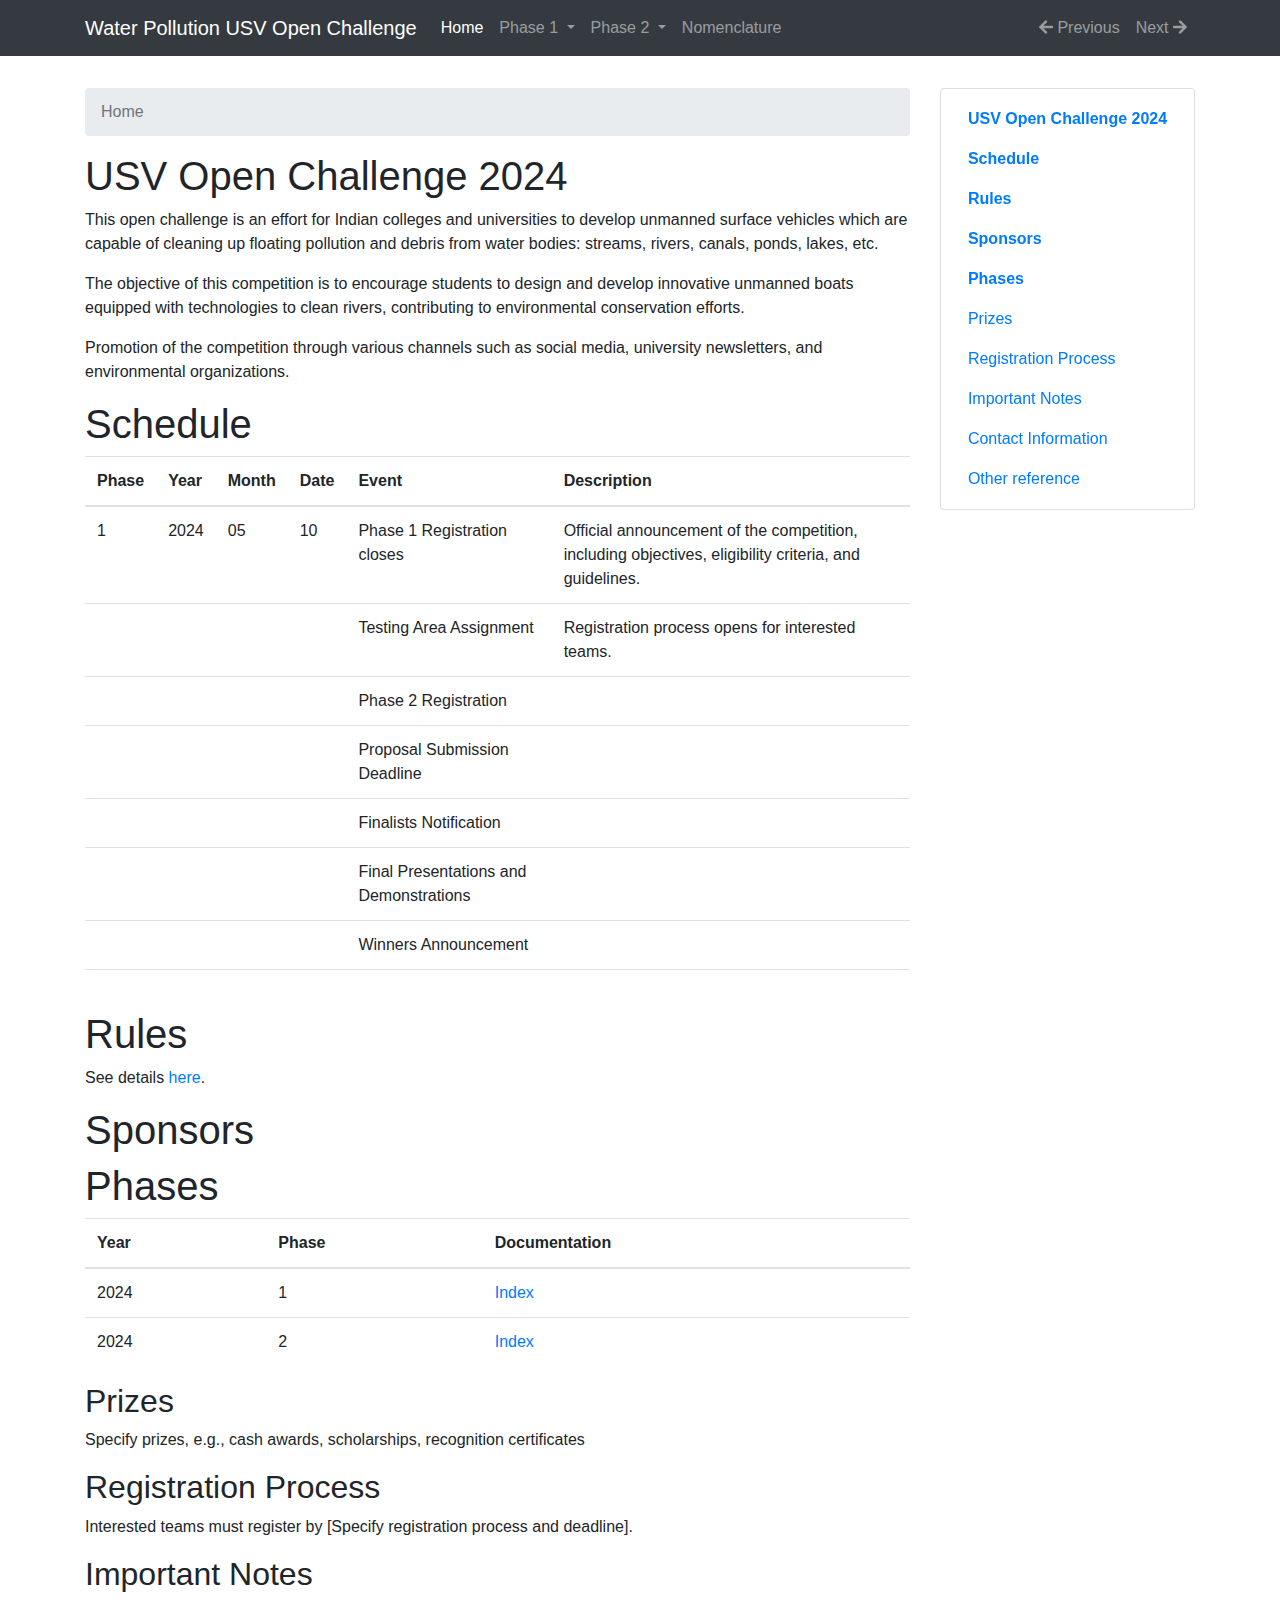
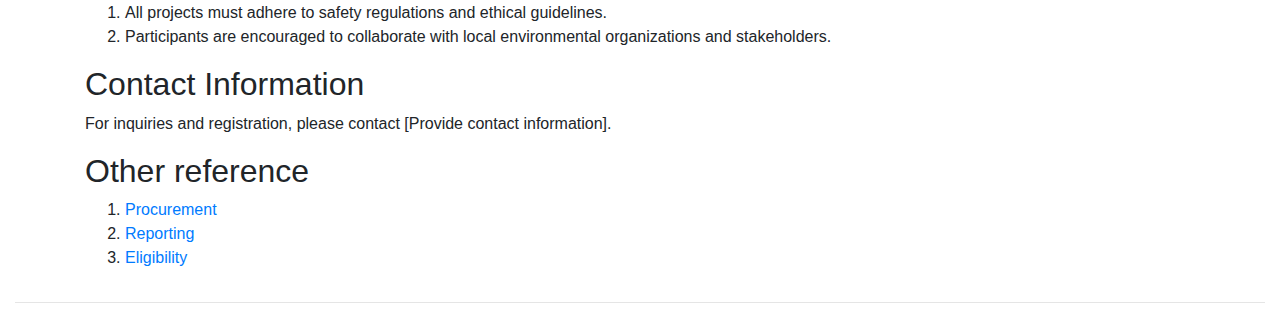
<file: index.html>
<!DOCTYPE html>
<html lang="en">
  <head>
      <meta charset="utf-8">
      <meta http-equiv="X-UA-Compatible" content="IE=edge">
      <meta name="viewport" content="width=device-width, initial-scale=1.0">
      
        <meta name="description" content="None">
      
      
      
      <link rel="shortcut icon" href="img/favicon.ico">
      <title>Water Pollution USV Open Challenge</title>
      <script src="dist/bundle.js"></script>
    
  </head>

  <body class="homepage ">
    <nav class="navbar navbar-expand-md navbar-dark bg-dark navbar-fixed-top">
      <div class="container">
          <a class="navbar-brand" href=".">Water Pollution USV Open Challenge</a>
        <button class="navbar-toggler" type="button" data-toggle="collapse" data-target="#navbar-top" aria-controls="navbar-top" aria-expanded="false" aria-label="Toggle navigation">
          <span class="navbar-toggler-icon"></span>
        </button>

        <div id="navbar-top" class="collapse navbar-collapse">
              <nav class="nav">
                <ul class="navbar-nav">
                      <li class="active">
                        <a class="nav-link" href=".">Home</a>
                      </li>
                      <li class="nav-item dropdown">
                        <a href="#" class="nav-link dropdown-toggle" data-toggle="dropdown" aria-haspopup="true" aria-expanded="false">
                          Phase 1 <b class="caret"></b>
                        </a>

                        <ul class="dropdown-menu">
                            
  <li>
    <a href="phase1/" class="dropdown-item">About</a>
  </li>
                            
  <li>
    <a href="phase1/evaluation-criteria/" class="dropdown-item">Evaluation Criteria</a>
  </li>
                        </ul>
                      </li>
                      <li class="nav-item dropdown">
                        <a href="#" class="nav-link dropdown-toggle" data-toggle="dropdown" aria-haspopup="true" aria-expanded="false">
                          Phase 2 <b class="caret"></b>
                        </a>

                        <ul class="dropdown-menu">
                            
  <li>
    <a href="phase2/" class="dropdown-item">About</a>
  </li>
                            
  <li>
    <a href="phase2/evaluation-criteria/" class="dropdown-item">Evaluation Criteria</a>
  </li>
                        </ul>
                      </li>
                      <li >
                        <a class="nav-link" href="nomenclature/">Nomenclature</a>
                      </li>
                </ul>
              </nav>

          <ul class="navbar-nav flex-row ml-md-auto d-none d-md-flex">
                <li class="nav-item disabled">
                  <a class="nav-link" rel="next" >
                    <i class="fa fa-arrow-left"></i> Previous
                  </a>
                </li>
                <li class="nav-item">
                  <a class="nav-link" rel="prev" href="phase1/">
                    Next <i class="fa fa-arrow-right"></i>
                  </a>
                </li>
          </ul>
        </div>
      </div>
    </nav><div id="content" class="container">
          
      <div class="row">
        <div class="col-md-9" role="main">


  <nav aria-label="breadcrumb">
    <ol class="breadcrumb">
      
      
        <li class="breadcrumb-item active" aria-current="page">
          Home
        </li>
      
    </ol>
  </nav>


<h1 id="usv-open-challenge-2024">USV Open Challenge  2024</h1>
<p>This open challenge is an effort for Indian colleges and universities to develop unmanned surface vehicles which are capable of cleaning up floating pollution and debris from water bodies: streams, rivers, canals, ponds, lakes, etc.  </p>
<p>The objective of this competition is to encourage students to design and develop innovative unmanned boats equipped with technologies to clean rivers, contributing to environmental conservation efforts.</p>
<p>Promotion of the competition through various channels such as social media, university newsletters, and environmental organizations.</p>
<h1 id="schedule">Schedule</h1>
<table class="table">
<thead>
<tr>
<th scope="col">Phase</th>
<th scope="col">Year</th>
<th scope="col">Month</th>
<th scope="col">Date</th>
<th scope="col">Event</th>
<th scope="col">Description</th>
</tr>
</thead>
<tbody>
<tr>
<td>1</td>
<td>2024</td>
<td>05</td>
<td>10</td>
<td>Phase 1 Registration closes</td>
<td>Official announcement of the competition, including objectives, eligibility criteria, and guidelines.</td>
</tr>
<tr>
<td></td>
<td></td>
<td></td>
<td></td>
<td>Testing Area Assignment</td>
<td>Registration process opens for interested teams.</td>
</tr>
<tr>
<td></td>
<td></td>
<td></td>
<td></td>
<td>Phase 2 Registration</td>
<td></td>
</tr>
<tr>
<td></td>
<td></td>
<td></td>
<td></td>
<td>Proposal Submission Deadline</td>
<td></td>
</tr>
<tr>
<td></td>
<td></td>
<td></td>
<td></td>
<td>Finalists Notification</td>
<td></td>
</tr>
<tr>
<td></td>
<td></td>
<td></td>
<td></td>
<td>Final Presentations and Demonstrations</td>
<td></td>
</tr>
<tr>
<td></td>
<td></td>
<td></td>
<td></td>
<td>Winners Announcement</td>
<td></td>
</tr>
<tr>
<td></td>
<td></td>
<td></td>
<td></td>
<td></td>
<td></td>
</tr>
</tbody>
</table>
<h1 id="rules">Rules</h1>
<p>See details <a href="Rules/">here</a>.</p>
<h1 id="sponsors">Sponsors</h1>
<h1 id="phases">Phases</h1>
<table class="table">
<thead>
<tr>
<th scope="col">Year</th>
<th scope="col">Phase</th>
<th scope="col">Documentation</th>
</tr>
</thead>
<tbody>
<tr>
<td>2024</td>
<td>1</td>
<td><a href="phase1/">Index</a></td>
</tr>
<tr>
<td>2024</td>
<td>2</td>
<td><a href="phase2/">Index</a></td>
</tr>
</tbody>
</table>
<h2 id="prizes">Prizes</h2>
<p>Specify prizes, e.g., cash awards, scholarships, recognition certificates</p>
<h2 id="registration-process">Registration Process</h2>
<p>Interested teams must register by [Specify registration process and deadline].</p>
<h2 id="important-notes">Important Notes</h2>
<ol>
<li>All projects must adhere to safety regulations and ethical guidelines.</li>
<li>Participants are encouraged to collaborate with local environmental organizations and stakeholders.</li>
</ol>
<h2 id="contact-information">Contact Information</h2>
<p>For inquiries and registration, please contact [Provide contact information].</p>
<h2 id="other-reference">Other reference</h2>
<ol>
<li><a href="./procurement.md">Procurement</a></li>
<li><a href="reporting/">Reporting</a></li>
<li><a href="Eligibility.md">Eligibility</a></li>
</ol></div>
        <div class="col-md-3"><div class="navbar-light navbar-expand-md hidden-print sticky-top sticky-offset" role="complementary">
  <div class="navbar-header">
    <button type="button" class="navbar-toggler collapsed" data-toggle="collapse" data-target="#toc-collapse" title="Table of Contents">
      <span class="fa fa-angle-down"></span>
    </button>
  </div>

  <div id="toc-collapse" class="navbar-collapse collapse card">
    <ul class="nav flex-column bs-sidenav">
        <li class="nav-item main"><a class="nav-link" href="#usv-open-challenge-2024">USV Open Challenge 2024</a></li>
        <li class="nav-item main"><a class="nav-link" href="#schedule">Schedule</a></li>
        <li class="nav-item main"><a class="nav-link" href="#rules">Rules</a></li>
        <li class="nav-item main"><a class="nav-link" href="#sponsors">Sponsors</a></li>
        <li class="nav-item main"><a class="nav-link" href="#phases">Phases</a></li>
          <li class="nav-item">
            <a href="#prizes" class="nav-link">Prizes</a>
          </li>
          <li class="nav-item">
            <a href="#registration-process" class="nav-link">Registration Process</a>
          </li>
          <li class="nav-item">
            <a href="#important-notes" class="nav-link">Important Notes</a>
          </li>
          <li class="nav-item">
            <a href="#contact-information" class="nav-link">Contact Information</a>
          </li>
          <li class="nav-item">
            <a href="#other-reference" class="nav-link">Other reference</a>
          </li>
    </ul>
  </div>
</div></div>
      </div>
        </div>

    <footer class="col-md-12">
      <hr>
      <div class="container">
      </div>
    </footer>
      <script>
        var base_url = ".";
      </script>

    
  </body>
</html>


  <!--
    MkDocs version : 1.6.0
    Build Date UTC : 2024-05-09 12:40:56.174430+00:00
  -->
</file>
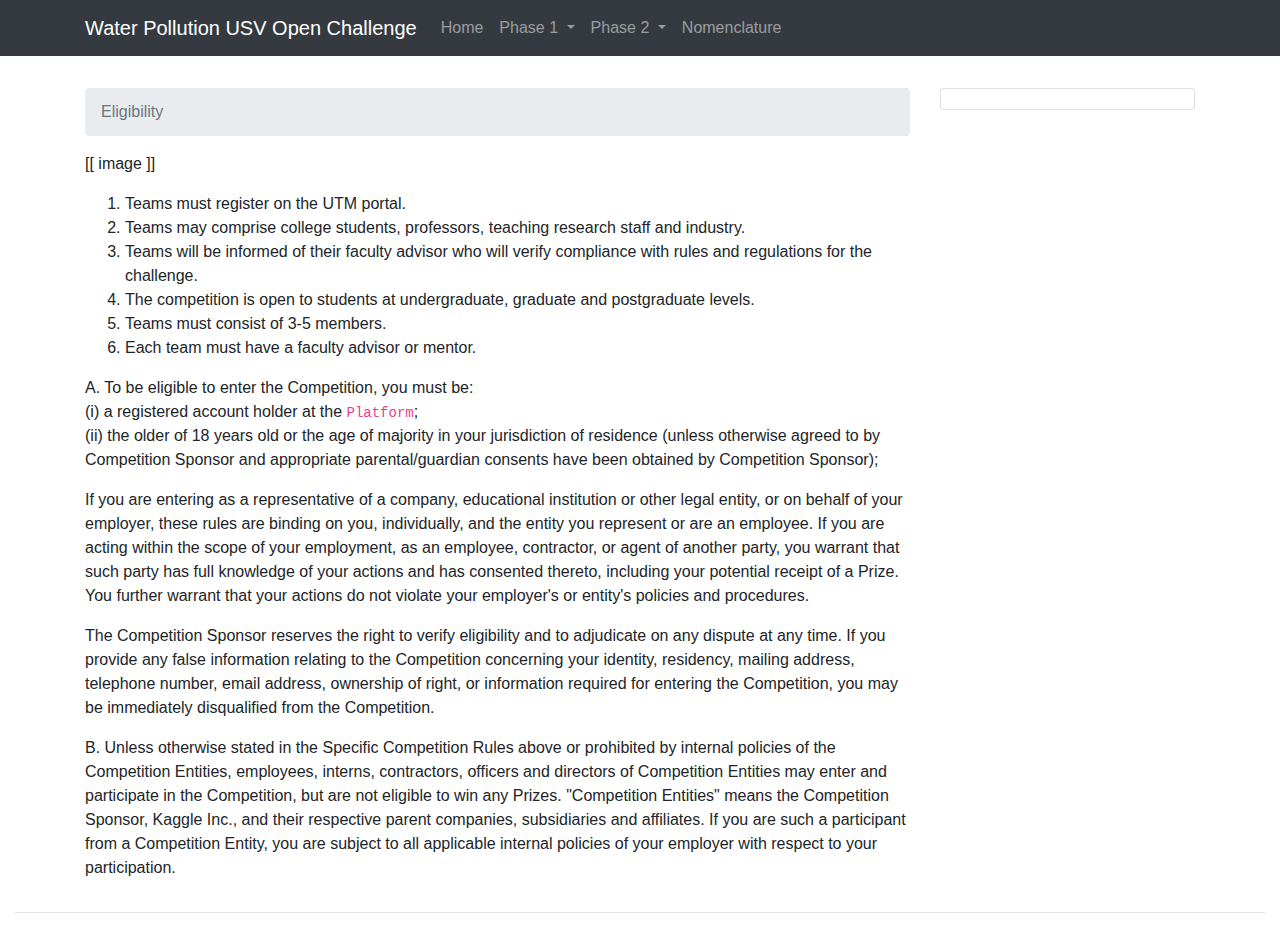
<file: eligibility/index.html>
<!DOCTYPE html>
<html lang="en">
  <head>
      <meta charset="utf-8">
      <meta http-equiv="X-UA-Compatible" content="IE=edge">
      <meta name="viewport" content="width=device-width, initial-scale=1.0">
      
      
      
      <link rel="shortcut icon" href="../img/favicon.ico">
      <title>Eligibility - Water Pollution USV Open Challenge</title>
      <script src="../dist/bundle.js"></script>
    
  </head>

  <body class="">
    <nav class="navbar navbar-expand-md navbar-dark bg-dark navbar-fixed-top">
      <div class="container">
          <a class="navbar-brand" href="..">Water Pollution USV Open Challenge</a>
        <button class="navbar-toggler" type="button" data-toggle="collapse" data-target="#navbar-top" aria-controls="navbar-top" aria-expanded="false" aria-label="Toggle navigation">
          <span class="navbar-toggler-icon"></span>
        </button>

        <div id="navbar-top" class="collapse navbar-collapse">
              <nav class="nav">
                <ul class="navbar-nav">
                      <li >
                        <a class="nav-link" href="..">Home</a>
                      </li>
                      <li class="nav-item dropdown">
                        <a href="#" class="nav-link dropdown-toggle" data-toggle="dropdown" aria-haspopup="true" aria-expanded="false">
                          Phase 1 <b class="caret"></b>
                        </a>

                        <ul class="dropdown-menu">
                            
  <li>
    <a href="../phase1/" class="dropdown-item">About</a>
  </li>
                            
  <li>
    <a href="../phase1/evaluation-criteria/" class="dropdown-item">Evaluation Criteria</a>
  </li>
                        </ul>
                      </li>
                      <li class="nav-item dropdown">
                        <a href="#" class="nav-link dropdown-toggle" data-toggle="dropdown" aria-haspopup="true" aria-expanded="false">
                          Phase 2 <b class="caret"></b>
                        </a>

                        <ul class="dropdown-menu">
                            
  <li>
    <a href="../phase2/" class="dropdown-item">About</a>
  </li>
                            
  <li>
    <a href="../phase2/evaluation-criteria/" class="dropdown-item">Evaluation Criteria</a>
  </li>
                        </ul>
                      </li>
                      <li >
                        <a class="nav-link" href="../nomenclature/">Nomenclature</a>
                      </li>
                </ul>
              </nav>

          <ul class="navbar-nav flex-row ml-md-auto d-none d-md-flex">
          </ul>
        </div>
      </div>
    </nav><div id="content" class="container">
          
      <div class="row">
        <div class="col-md-9" role="main">


  <nav aria-label="breadcrumb">
    <ol class="breadcrumb">
      
      
        <li class="breadcrumb-item active" aria-current="page">
          Eligibility
        </li>
      
    </ol>
  </nav>


<p>[[ image ]]</p>
<ol>
<li>Teams must register on the UTM portal.</li>
<li>Teams may comprise college students, professors, teaching research staff and industry.</li>
<li>Teams will be informed of their faculty advisor who will verify compliance with rules and regulations for the challenge.</li>
<li>The competition is open to students at undergraduate, graduate and postgraduate levels.</li>
<li>Teams must consist of 3-5 members.</li>
<li>Each team must have a faculty advisor or mentor.</li>
</ol>
<p>A. To be eligible to enter the Competition, you must be:<br />
(i) a registered account holder at the <code>Platform</code>; <br />
(ii) the older of 18 years old or the age of majority in your jurisdiction of residence (unless otherwise agreed to by Competition Sponsor and appropriate parental/guardian consents have been obtained by Competition Sponsor);   </p>
<p>If you are entering as a representative of a company, educational institution or other legal entity, or on behalf of your employer, these rules are binding on you, individually, and the entity you represent or are an employee. If you are acting within the scope of your employment, as an employee, contractor, or agent of another party, you warrant that such party has full knowledge of your actions and has consented thereto, including your potential receipt of a Prize. You further warrant that your actions do not violate your employer's or entity's policies and procedures. </p>
<p>The Competition Sponsor reserves the right to verify eligibility and to adjudicate on any dispute at any time. If you provide any false information relating to the Competition concerning your identity, residency, mailing address, telephone number, email address, ownership of right, or information required for entering the Competition, you may be immediately disqualified from the Competition.</p>
<p>B. Unless otherwise stated in the Specific Competition Rules above or prohibited by internal policies of the Competition Entities, employees, interns, contractors, officers and directors of Competition Entities may enter and participate in the Competition, but are not eligible to win any Prizes. "Competition Entities" means the Competition Sponsor, Kaggle Inc., and their respective parent companies, subsidiaries and affiliates. If you are such a participant from a Competition Entity, you are subject to all applicable internal policies of your employer with respect to your participation.</p></div>
        <div class="col-md-3"><div class="navbar-light navbar-expand-md hidden-print sticky-top sticky-offset" role="complementary">
  <div class="navbar-header">
    <button type="button" class="navbar-toggler collapsed" data-toggle="collapse" data-target="#toc-collapse" title="Table of Contents">
      <span class="fa fa-angle-down"></span>
    </button>
  </div>

  <div id="toc-collapse" class="navbar-collapse collapse card">
    <ul class="nav flex-column bs-sidenav">
    </ul>
  </div>
</div></div>
      </div>
        </div>

    <footer class="col-md-12">
      <hr>
      <div class="container">
      </div>
    </footer>
      <script>
        var base_url = "..";
      </script>

    
  </body>
</html>
</file>
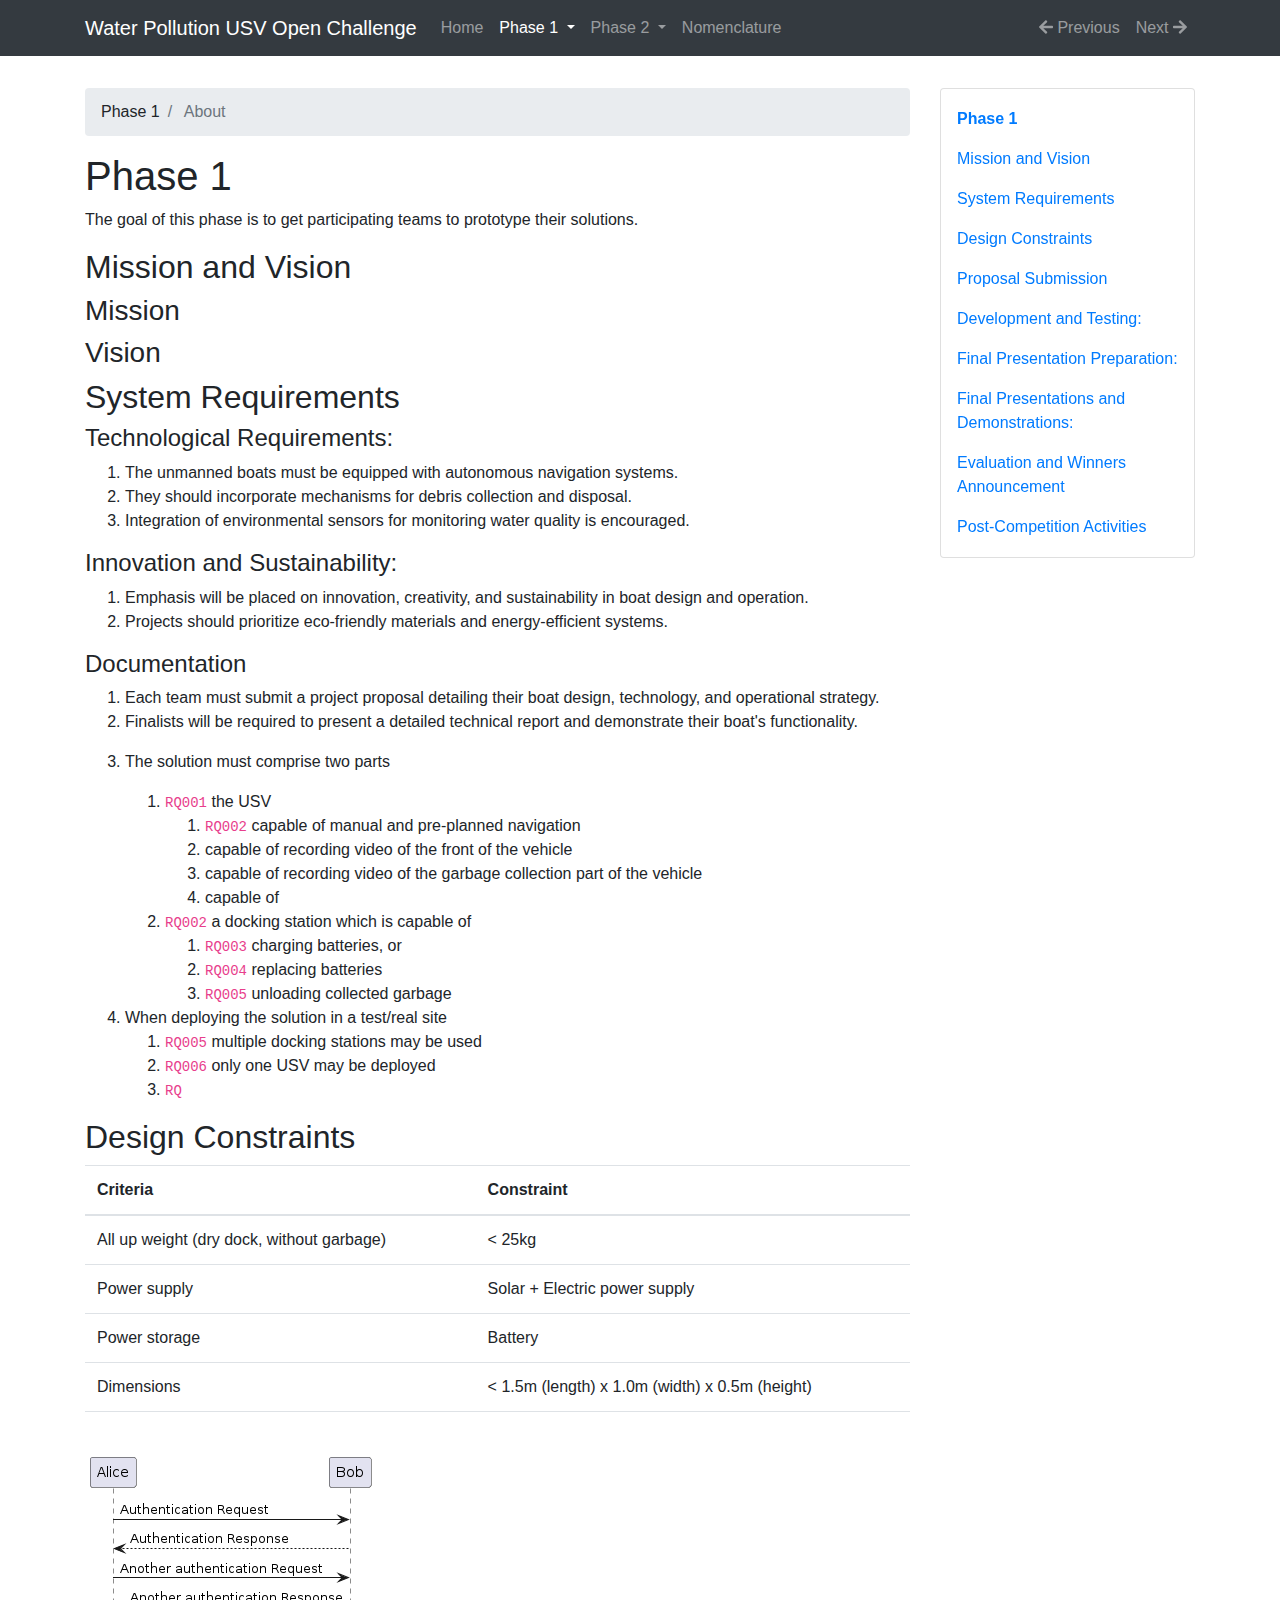
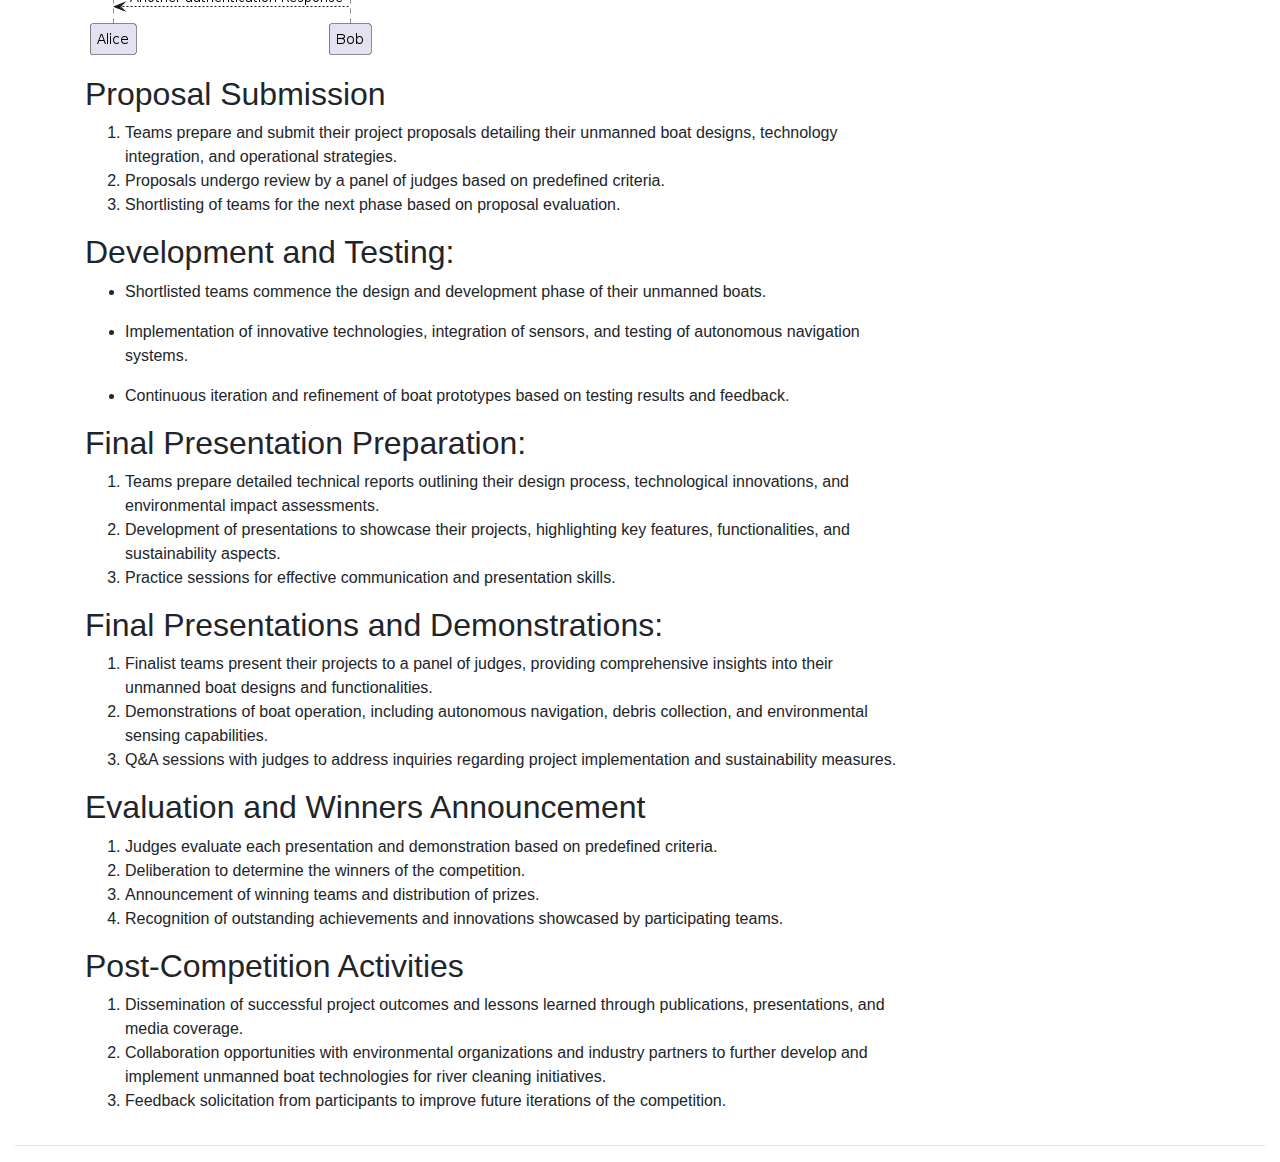
<file: phase1/index.html>
<!DOCTYPE html>
<html lang="en">
  <head>
      <meta charset="utf-8">
      <meta http-equiv="X-UA-Compatible" content="IE=edge">
      <meta name="viewport" content="width=device-width, initial-scale=1.0">
      
      
      
      <link rel="shortcut icon" href="../img/favicon.ico">
      <title>About - Water Pollution USV Open Challenge</title>
      <script src="../dist/bundle.js"></script>
    
  </head>

  <body class="">
    <nav class="navbar navbar-expand-md navbar-dark bg-dark navbar-fixed-top">
      <div class="container">
          <a class="navbar-brand" href="..">Water Pollution USV Open Challenge</a>
        <button class="navbar-toggler" type="button" data-toggle="collapse" data-target="#navbar-top" aria-controls="navbar-top" aria-expanded="false" aria-label="Toggle navigation">
          <span class="navbar-toggler-icon"></span>
        </button>

        <div id="navbar-top" class="collapse navbar-collapse">
              <nav class="nav">
                <ul class="navbar-nav">
                      <li >
                        <a class="nav-link" href="..">Home</a>
                      </li>
                      <li class="nav-item dropdown active">
                        <a href="#" class="nav-link dropdown-toggle" data-toggle="dropdown" aria-haspopup="true" aria-expanded="false">
                          Phase 1 <b class="caret"></b>
                        </a>

                        <ul class="dropdown-menu">
                            
  <li>
    <a href="./" class="dropdown-item active">About</a>
  </li>
                            
  <li>
    <a href="evaluation-criteria/" class="dropdown-item">Evaluation Criteria</a>
  </li>
                        </ul>
                      </li>
                      <li class="nav-item dropdown">
                        <a href="#" class="nav-link dropdown-toggle" data-toggle="dropdown" aria-haspopup="true" aria-expanded="false">
                          Phase 2 <b class="caret"></b>
                        </a>

                        <ul class="dropdown-menu">
                            
  <li>
    <a href="../phase2/" class="dropdown-item">About</a>
  </li>
                            
  <li>
    <a href="../phase2/evaluation-criteria/" class="dropdown-item">Evaluation Criteria</a>
  </li>
                        </ul>
                      </li>
                      <li >
                        <a class="nav-link" href="../nomenclature/">Nomenclature</a>
                      </li>
                </ul>
              </nav>

          <ul class="navbar-nav flex-row ml-md-auto d-none d-md-flex">
                <li class="nav-item">
                  <a class="nav-link" rel="next" href="..">
                    <i class="fa fa-arrow-left"></i> Previous
                  </a>
                </li>
                <li class="nav-item">
                  <a class="nav-link" rel="prev" href="evaluation-criteria/">
                    Next <i class="fa fa-arrow-right"></i>
                  </a>
                </li>
          </ul>
        </div>
      </div>
    </nav><div id="content" class="container">
          
      <div class="row">
        <div class="col-md-9" role="main">


  <nav aria-label="breadcrumb">
    <ol class="breadcrumb">
      
        
          <li class="breadcrumb-item">Phase 1</li>
        
      
      
        <li class="breadcrumb-item active" aria-current="page">
          About
        </li>
      
    </ol>
  </nav>


<h1 id="phase-1">Phase 1</h1>
<p>The goal of this phase is to get participating teams to prototype their solutions. </p>
<h2 id="mission-and-vision">Mission and Vision</h2>
<h3 id="mission">Mission</h3>
<h3 id="vision">Vision</h3>
<h2 id="system-requirements">System Requirements</h2>
<h4 id="technological-requirements">Technological Requirements:</h4>
<ol>
<li>The unmanned boats must be equipped with autonomous navigation systems.</li>
<li>They should incorporate mechanisms for debris collection and disposal.</li>
<li>Integration of environmental sensors for monitoring water quality is encouraged.</li>
</ol>
<h4 id="innovation-and-sustainability">Innovation and Sustainability:</h4>
<ol>
<li>Emphasis will be placed on innovation, creativity, and sustainability in boat design and operation.</li>
<li>Projects should prioritize eco-friendly materials and energy-efficient systems.</li>
</ol>
<h4 id="documentation">Documentation</h4>
<ol>
<li>Each team must submit a project proposal detailing their boat design, technology, and operational strategy.</li>
<li>
<p>Finalists will be required to present a detailed technical report and demonstrate their boat's functionality.</p>
</li>
<li>
<p>The solution must comprise two parts</p>
<ol>
<li><code>RQ001</code> the USV<ol>
<li><code>RQ002</code> capable of manual and pre-planned navigation</li>
<li>capable of recording video of the front of the vehicle</li>
<li>capable of recording video of the garbage collection part of the vehicle</li>
<li>capable of </li>
</ol>
</li>
<li><code>RQ002</code> a docking station which is capable of <ol>
<li><code>RQ003</code> charging batteries, or</li>
<li><code>RQ004</code> replacing batteries</li>
<li><code>RQ005</code> unloading collected garbage</li>
</ol>
</li>
</ol>
</li>
<li>When deploying the solution in a test/real site<ol>
<li><code>RQ005</code> multiple docking stations may be used</li>
<li><code>RQ006</code> only one USV may be deployed</li>
<li><code>RQ</code></li>
</ol>
</li>
</ol>
<h2 id="design-constraints">Design Constraints</h2>
<table class="table">
<thead>
<tr>
<th scope="col">Criteria</th>
<th scope="col">Constraint</th>
</tr>
</thead>
<tbody>
<tr>
<td>All up weight (dry dock, without garbage)</td>
<td>&lt; 25kg</td>
</tr>
<tr>
<td>Power supply</td>
<td>Solar + Electric power supply</td>
</tr>
<tr>
<td>Power storage</td>
<td>Battery</td>
</tr>
<tr>
<td>Dimensions</td>
<td>&lt; 1.5m (length) x 1.0m (width) x 0.5m (height)</td>
</tr>
<tr>
<td></td>
<td></td>
</tr>
</tbody>
</table>
<p><img alt="Alt Text" src="1.png" /></p>
<h2 id="proposal-submission">Proposal Submission</h2>
<ol>
<li>Teams prepare and submit their project proposals detailing their unmanned boat designs, technology integration, and operational strategies.</li>
<li>Proposals undergo review by a panel of judges based on predefined criteria.</li>
<li>Shortlisting of teams for the next phase based on proposal evaluation.</li>
</ol>
<h2 id="development-and-testing">Development and Testing:</h2>
<ul>
<li>
<p>Shortlisted teams commence the design and development phase of their unmanned boats.</p>
</li>
<li>
<p>Implementation of innovative technologies, integration of sensors, and testing of autonomous navigation systems.</p>
</li>
<li>
<p>Continuous iteration and refinement of boat prototypes based on testing results and feedback.</p>
</li>
</ul>
<h2 id="final-presentation-preparation">Final Presentation Preparation:</h2>
<ol>
<li>Teams prepare detailed technical reports outlining their design process, technological innovations, and environmental impact assessments.</li>
<li>Development of presentations to showcase their projects, highlighting key features, functionalities, and sustainability aspects.</li>
<li>Practice sessions for effective communication and presentation skills.</li>
</ol>
<h2 id="final-presentations-and-demonstrations">Final Presentations and Demonstrations:</h2>
<ol>
<li>Finalist teams present their projects to a panel of judges, providing comprehensive insights into their unmanned boat designs and functionalities.</li>
<li>Demonstrations of boat operation, including autonomous navigation, debris collection, and environmental sensing capabilities.</li>
<li>Q&amp;A sessions with judges to address inquiries regarding project implementation and sustainability measures.</li>
</ol>
<h2 id="evaluation-and-winners-announcement">Evaluation and Winners Announcement</h2>
<ol>
<li>Judges evaluate each presentation and demonstration based on predefined criteria.</li>
<li>Deliberation to determine the winners of the competition.</li>
<li>Announcement of winning teams and distribution of prizes.</li>
<li>Recognition of outstanding achievements and innovations showcased by participating teams.</li>
</ol>
<h2 id="post-competition-activities">Post-Competition Activities</h2>
<ol>
<li>Dissemination of successful project outcomes and lessons learned through publications, presentations, and media coverage.</li>
<li>Collaboration opportunities with environmental organizations and industry partners to further develop and implement unmanned boat technologies for river cleaning initiatives.</li>
<li>Feedback solicitation from participants to improve future iterations of the competition.</li>
</ol></div>
        <div class="col-md-3"><div class="navbar-light navbar-expand-md hidden-print sticky-top sticky-offset" role="complementary">
  <div class="navbar-header">
    <button type="button" class="navbar-toggler collapsed" data-toggle="collapse" data-target="#toc-collapse" title="Table of Contents">
      <span class="fa fa-angle-down"></span>
    </button>
  </div>

  <div id="toc-collapse" class="navbar-collapse collapse card">
    <ul class="nav flex-column bs-sidenav">
        <li class="nav-item main"><a class="nav-link" href="#phase-1">Phase 1</a></li>
          <li class="nav-item">
            <a href="#mission-and-vision" class="nav-link">Mission and Vision</a>
          </li>
          <li class="nav-item">
            <a href="#system-requirements" class="nav-link">System Requirements</a>
          </li>
          <li class="nav-item">
            <a href="#design-constraints" class="nav-link">Design Constraints</a>
          </li>
          <li class="nav-item">
            <a href="#proposal-submission" class="nav-link">Proposal Submission</a>
          </li>
          <li class="nav-item">
            <a href="#development-and-testing" class="nav-link">Development and Testing:</a>
          </li>
          <li class="nav-item">
            <a href="#final-presentation-preparation" class="nav-link">Final Presentation Preparation:</a>
          </li>
          <li class="nav-item">
            <a href="#final-presentations-and-demonstrations" class="nav-link">Final Presentations and Demonstrations:</a>
          </li>
          <li class="nav-item">
            <a href="#evaluation-and-winners-announcement" class="nav-link">Evaluation and Winners Announcement</a>
          </li>
          <li class="nav-item">
            <a href="#post-competition-activities" class="nav-link">Post-Competition Activities</a>
          </li>
    </ul>
  </div>
</div></div>
      </div>
        </div>

    <footer class="col-md-12">
      <hr>
      <div class="container">
      </div>
    </footer>
      <script>
        var base_url = "..";
      </script>

    
  </body>
</html>
</file>
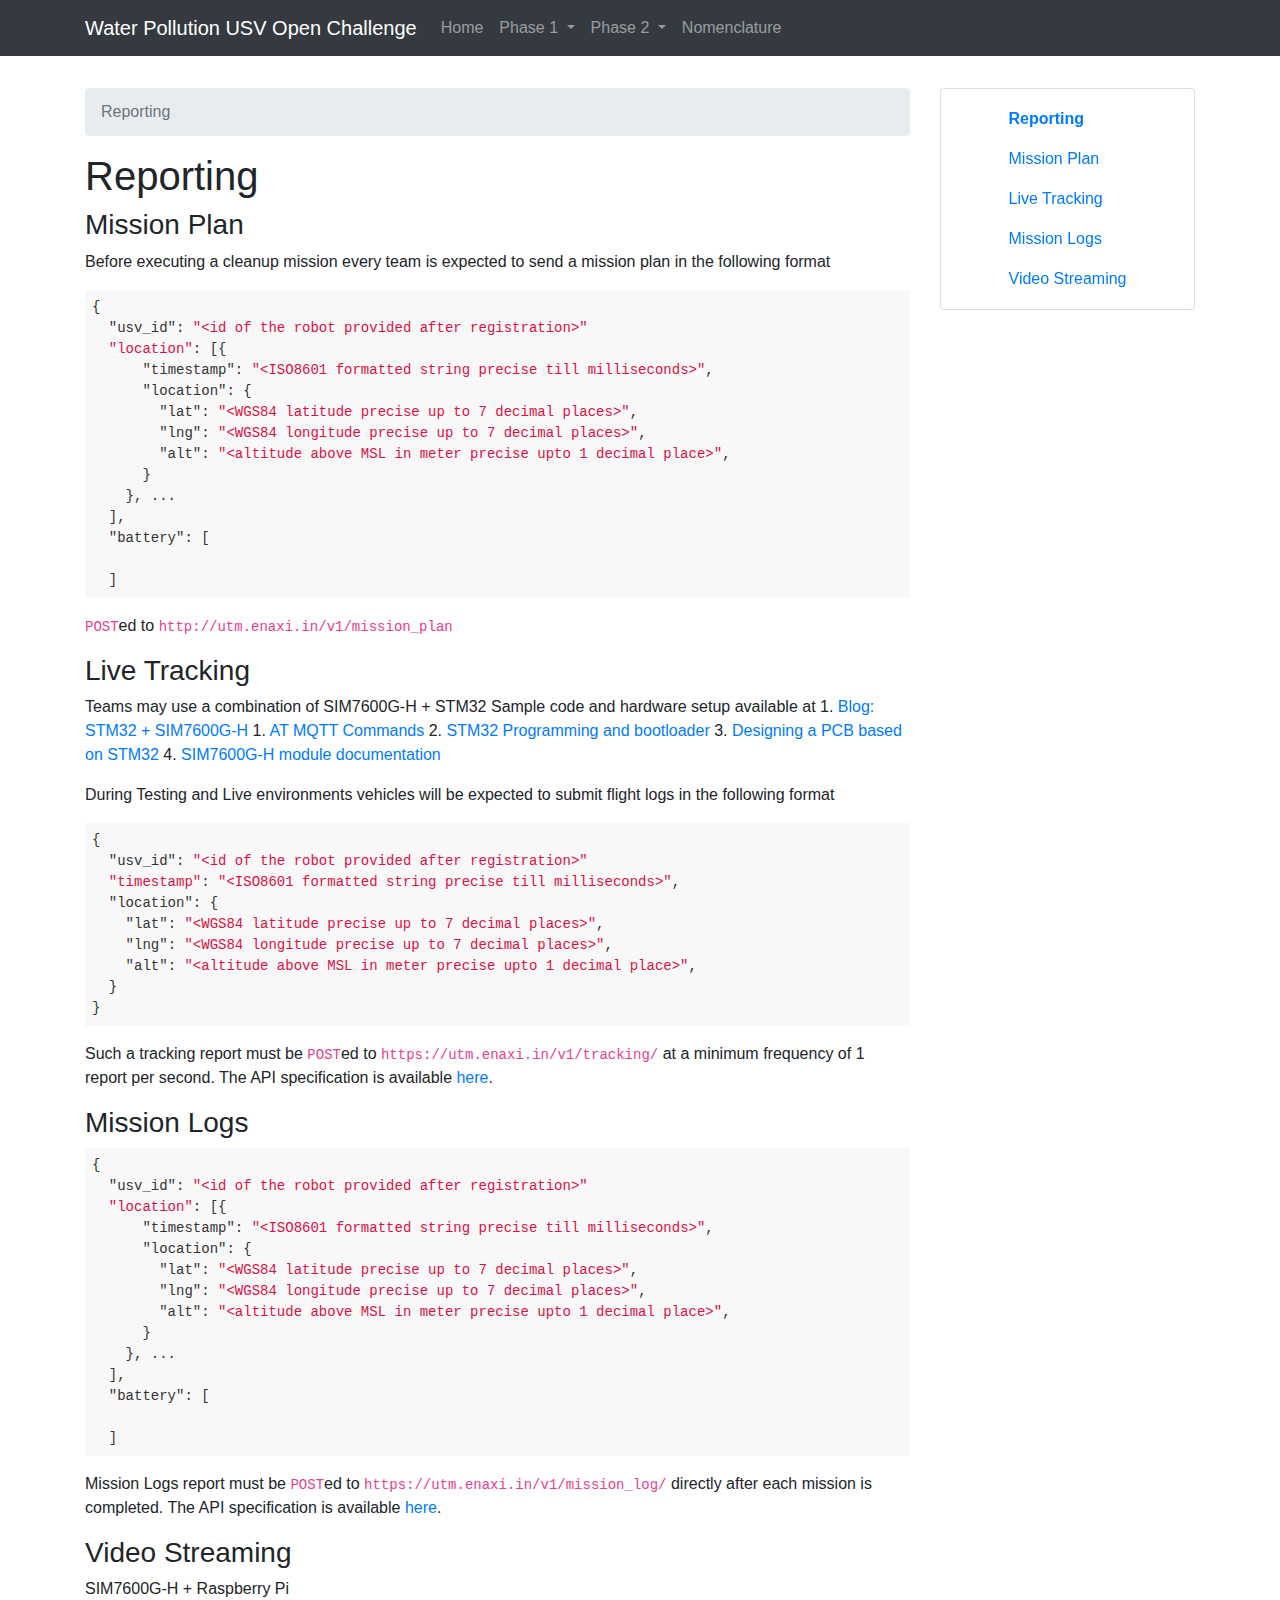
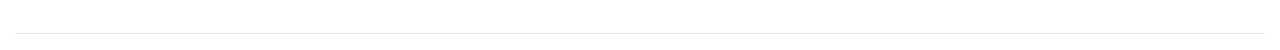
<file: reporting/index.html>
<!DOCTYPE html>
<html lang="en">
  <head>
      <meta charset="utf-8">
      <meta http-equiv="X-UA-Compatible" content="IE=edge">
      <meta name="viewport" content="width=device-width, initial-scale=1.0">
      
      
      
      <link rel="shortcut icon" href="../img/favicon.ico">
      <title>Reporting - Water Pollution USV Open Challenge</title>
      <script src="../dist/bundle.js"></script>
    
  </head>

  <body class="">
    <nav class="navbar navbar-expand-md navbar-dark bg-dark navbar-fixed-top">
      <div class="container">
          <a class="navbar-brand" href="..">Water Pollution USV Open Challenge</a>
        <button class="navbar-toggler" type="button" data-toggle="collapse" data-target="#navbar-top" aria-controls="navbar-top" aria-expanded="false" aria-label="Toggle navigation">
          <span class="navbar-toggler-icon"></span>
        </button>

        <div id="navbar-top" class="collapse navbar-collapse">
              <nav class="nav">
                <ul class="navbar-nav">
                      <li >
                        <a class="nav-link" href="..">Home</a>
                      </li>
                      <li class="nav-item dropdown">
                        <a href="#" class="nav-link dropdown-toggle" data-toggle="dropdown" aria-haspopup="true" aria-expanded="false">
                          Phase 1 <b class="caret"></b>
                        </a>

                        <ul class="dropdown-menu">
                            
  <li>
    <a href="../phase1/" class="dropdown-item">About</a>
  </li>
                            
  <li>
    <a href="../phase1/evaluation-criteria/" class="dropdown-item">Evaluation Criteria</a>
  </li>
                        </ul>
                      </li>
                      <li class="nav-item dropdown">
                        <a href="#" class="nav-link dropdown-toggle" data-toggle="dropdown" aria-haspopup="true" aria-expanded="false">
                          Phase 2 <b class="caret"></b>
                        </a>

                        <ul class="dropdown-menu">
                            
  <li>
    <a href="../phase2/" class="dropdown-item">About</a>
  </li>
                            
  <li>
    <a href="../phase2/evaluation-criteria/" class="dropdown-item">Evaluation Criteria</a>
  </li>
                        </ul>
                      </li>
                      <li >
                        <a class="nav-link" href="../nomenclature/">Nomenclature</a>
                      </li>
                </ul>
              </nav>

          <ul class="navbar-nav flex-row ml-md-auto d-none d-md-flex">
          </ul>
        </div>
      </div>
    </nav><div id="content" class="container">
          
      <div class="row">
        <div class="col-md-9" role="main">


  <nav aria-label="breadcrumb">
    <ol class="breadcrumb">
      
      
        <li class="breadcrumb-item active" aria-current="page">
          Reporting
        </li>
      
    </ol>
  </nav>


<h1 id="reporting">Reporting</h1>
<h3 id="mission-plan">Mission Plan</h3>
<p>Before executing a cleanup mission every team is expected to send a mission plan in the following format</p>
<pre><code>{
  &quot;usv_id&quot;: &quot;&lt;id of the robot provided after registration&gt;&quot;
  &quot;location&quot;: [{
      &quot;timestamp&quot;: &quot;&lt;ISO8601 formatted string precise till milliseconds&gt;&quot;,
      &quot;location&quot;: {
        &quot;lat&quot;: &quot;&lt;WGS84 latitude precise up to 7 decimal places&gt;&quot;,
        &quot;lng&quot;: &quot;&lt;WGS84 longitude precise up to 7 decimal places&gt;&quot;,
        &quot;alt&quot;: &quot;&lt;altitude above MSL in meter precise upto 1 decimal place&gt;&quot;,
      }
    }, ...
  ],
  &quot;battery&quot;: [

  ]
</code></pre>
<p><code>POST</code>ed to <code>http://utm.enaxi.in/v1/mission_plan</code></p>
<h3 id="live-tracking">Live Tracking</h3>
<p>Teams may use a combination of SIM7600G-H + STM32
Sample code and hardware setup available at
1. <a href="https://www.micropeta.com/video65">Blog: STM32 + SIM7600G-H</a>
1. <a href="https://www.micropeta.com/SIM7500_SIM7600_SIM7800%20Series_MQTT_AT%20Command%20Manual_V1.00.pdf">AT MQTT Commands</a>
2. <a href="https://mischianti.org/stm32-programming-stm32f1-via-usb-with-stm32duino-boot-loader-2/">STM32 Programming and bootloader</a>
3. <a href="https://www.pcbway.com/blog/PCB_Design_Tutorial/Tutorial__How_to_Design_Your_Own_Custom_STM32_Microcontroller_Board.html">Designing a PCB based on STM32</a>
4. <a href="https://www.waveshare.com/wiki/SIM7600G-H_4G_Module">SIM7600G-H module documentation</a></p>
<p>During Testing and Live environments vehicles will be expected to submit flight logs in the following format</p>
<pre><code>{
  &quot;usv_id&quot;: &quot;&lt;id of the robot provided after registration&gt;&quot;
  &quot;timestamp&quot;: &quot;&lt;ISO8601 formatted string precise till milliseconds&gt;&quot;,
  &quot;location&quot;: {
    &quot;lat&quot;: &quot;&lt;WGS84 latitude precise up to 7 decimal places&gt;&quot;,
    &quot;lng&quot;: &quot;&lt;WGS84 longitude precise up to 7 decimal places&gt;&quot;,
    &quot;alt&quot;: &quot;&lt;altitude above MSL in meter precise upto 1 decimal place&gt;&quot;,
  }
}
</code></pre>
<p>Such a tracking report must be <code>POST</code>ed  to <code>https://utm.enaxi.in/v1/tracking/</code> at a minimum frequency of 1 report per second. The API specification is available <a href="https://utm.enaxi.in/docs/">here</a>.</p>
<h3 id="mission-logs">Mission Logs</h3>
<pre><code>{
  &quot;usv_id&quot;: &quot;&lt;id of the robot provided after registration&gt;&quot;
  &quot;location&quot;: [{
      &quot;timestamp&quot;: &quot;&lt;ISO8601 formatted string precise till milliseconds&gt;&quot;,
      &quot;location&quot;: {
        &quot;lat&quot;: &quot;&lt;WGS84 latitude precise up to 7 decimal places&gt;&quot;,
        &quot;lng&quot;: &quot;&lt;WGS84 longitude precise up to 7 decimal places&gt;&quot;,
        &quot;alt&quot;: &quot;&lt;altitude above MSL in meter precise upto 1 decimal place&gt;&quot;,
      }
    }, ...
  ],
  &quot;battery&quot;: [

  ]
</code></pre>
<p>Mission Logs report must be <code>POST</code>ed  to <code>https://utm.enaxi.in/v1/mission_log/</code> directly after each mission is completed. The API specification is available <a href="https://utm.enaxi.in/docs/">here</a>.</p>
<h3 id="video-streaming">Video Streaming</h3>
<p>SIM7600G-H + Raspberry Pi</p></div>
        <div class="col-md-3"><div class="navbar-light navbar-expand-md hidden-print sticky-top sticky-offset" role="complementary">
  <div class="navbar-header">
    <button type="button" class="navbar-toggler collapsed" data-toggle="collapse" data-target="#toc-collapse" title="Table of Contents">
      <span class="fa fa-angle-down"></span>
    </button>
  </div>

  <div id="toc-collapse" class="navbar-collapse collapse card">
    <ul class="nav flex-column bs-sidenav">
        <li class="nav-item main"><a class="nav-link" href="#reporting">Reporting</a></li>
          <li class="nav-item">
            <a href="#mission-plan" class="nav-link">Mission Plan</a>
          </li>
          <li class="nav-item">
            <a href="#live-tracking" class="nav-link">Live Tracking</a>
          </li>
          <li class="nav-item">
            <a href="#mission-logs" class="nav-link">Mission Logs</a>
          </li>
          <li class="nav-item">
            <a href="#video-streaming" class="nav-link">Video Streaming</a>
          </li>
    </ul>
  </div>
</div></div>
      </div>
        </div>

    <footer class="col-md-12">
      <hr>
      <div class="container">
      </div>
    </footer>
      <script>
        var base_url = "..";
      </script>

    
  </body>
</html>
</file>
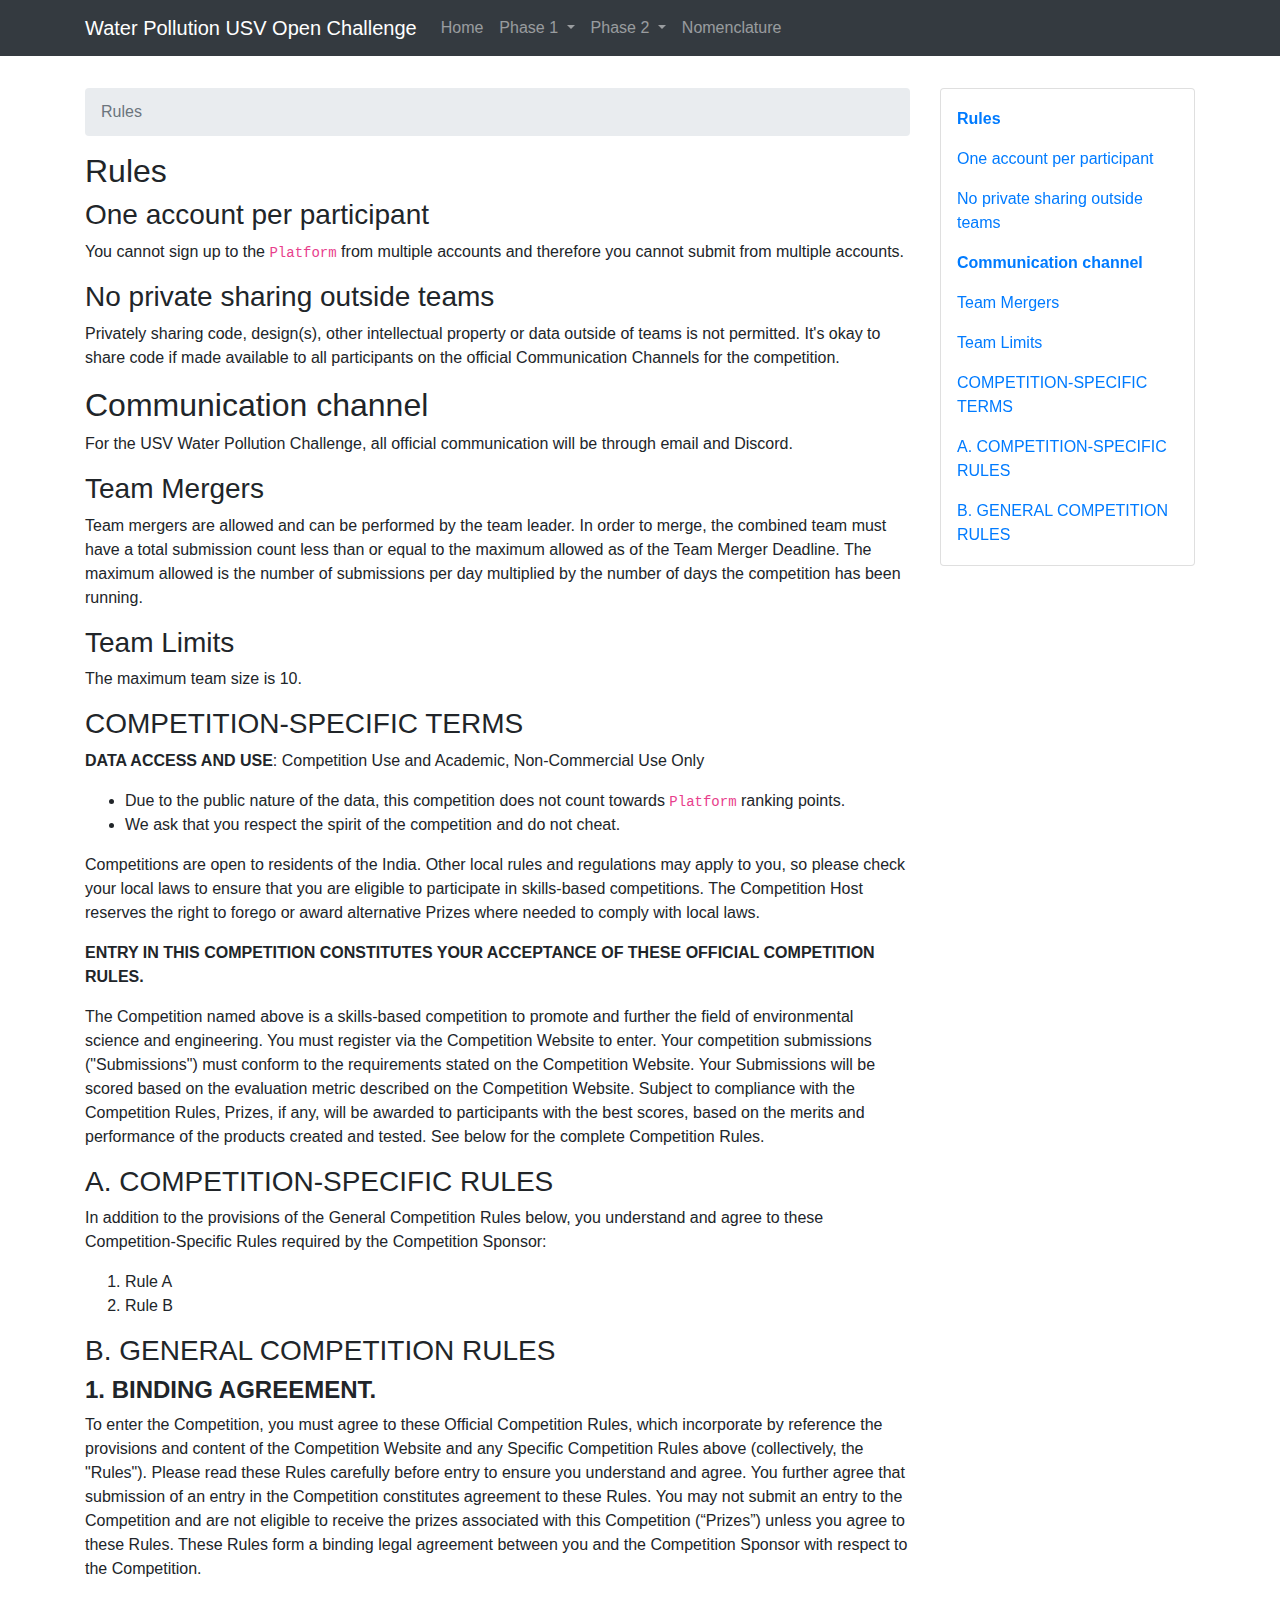
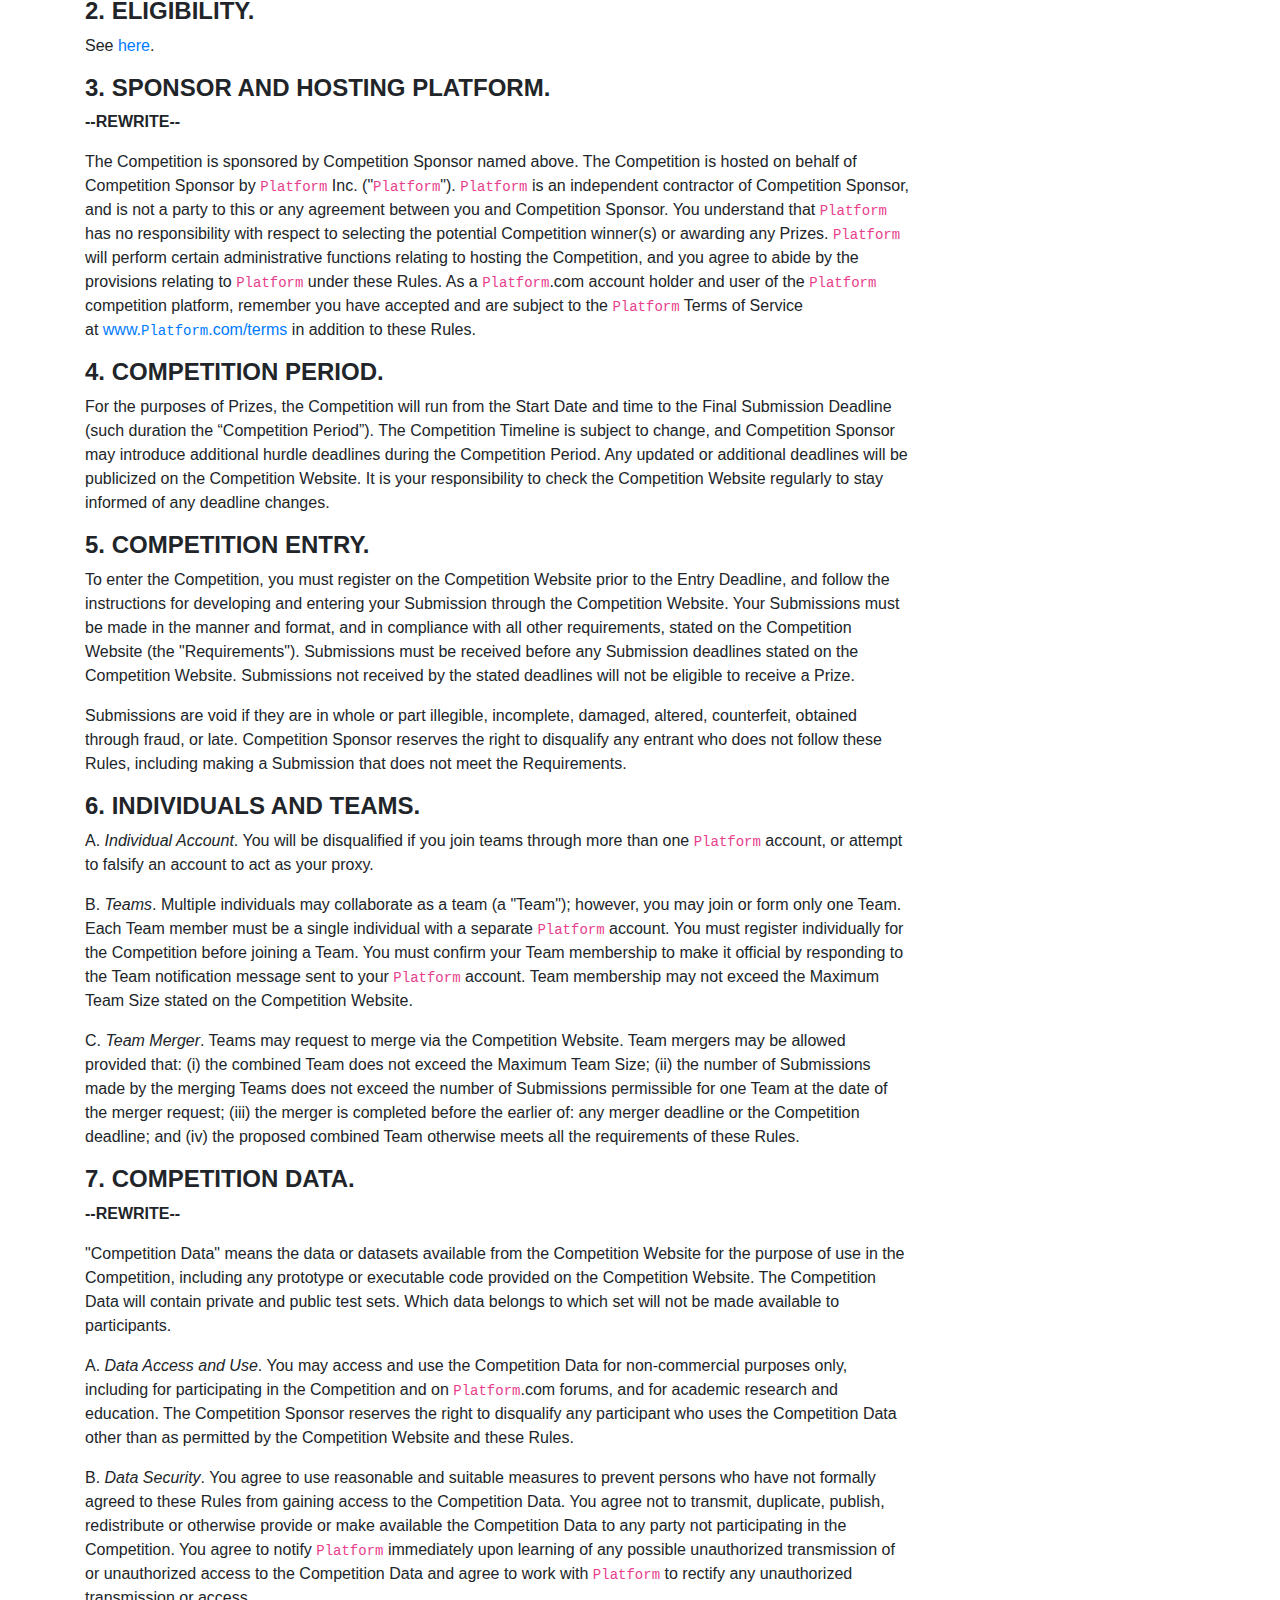
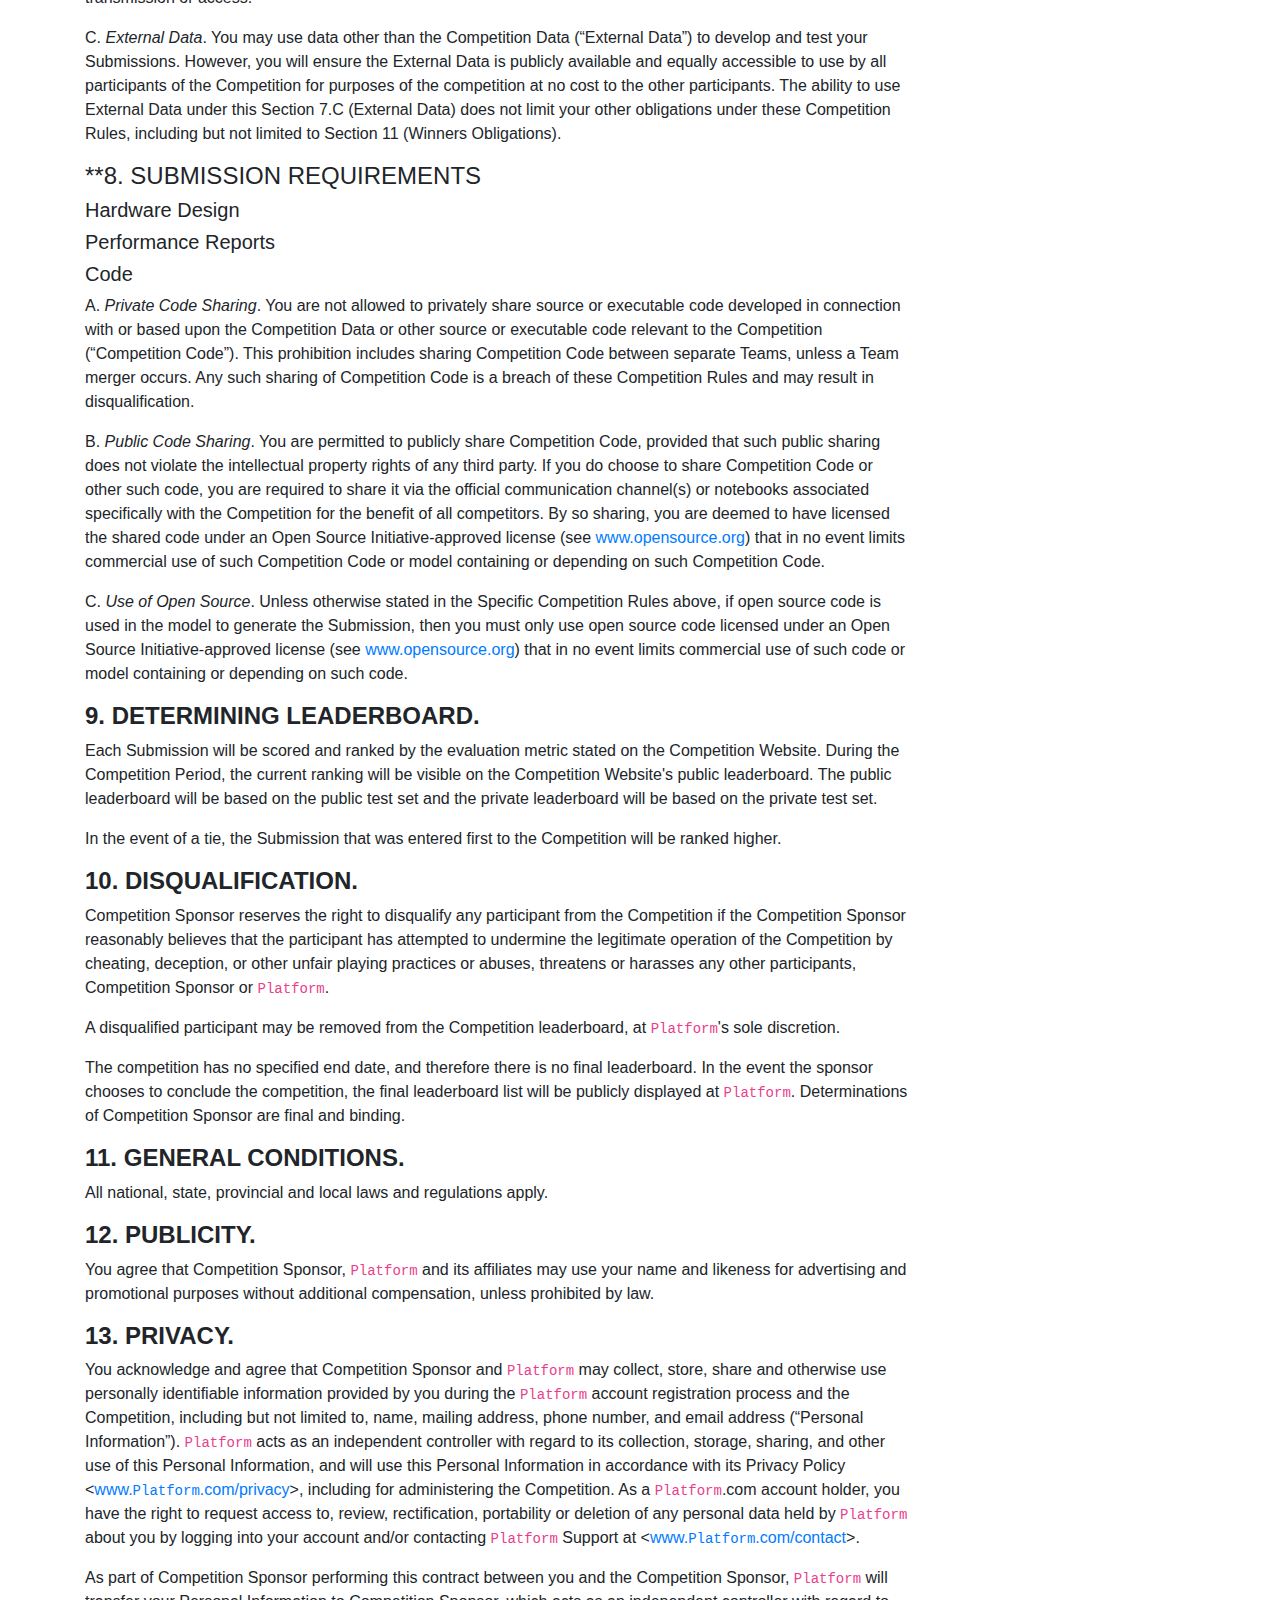
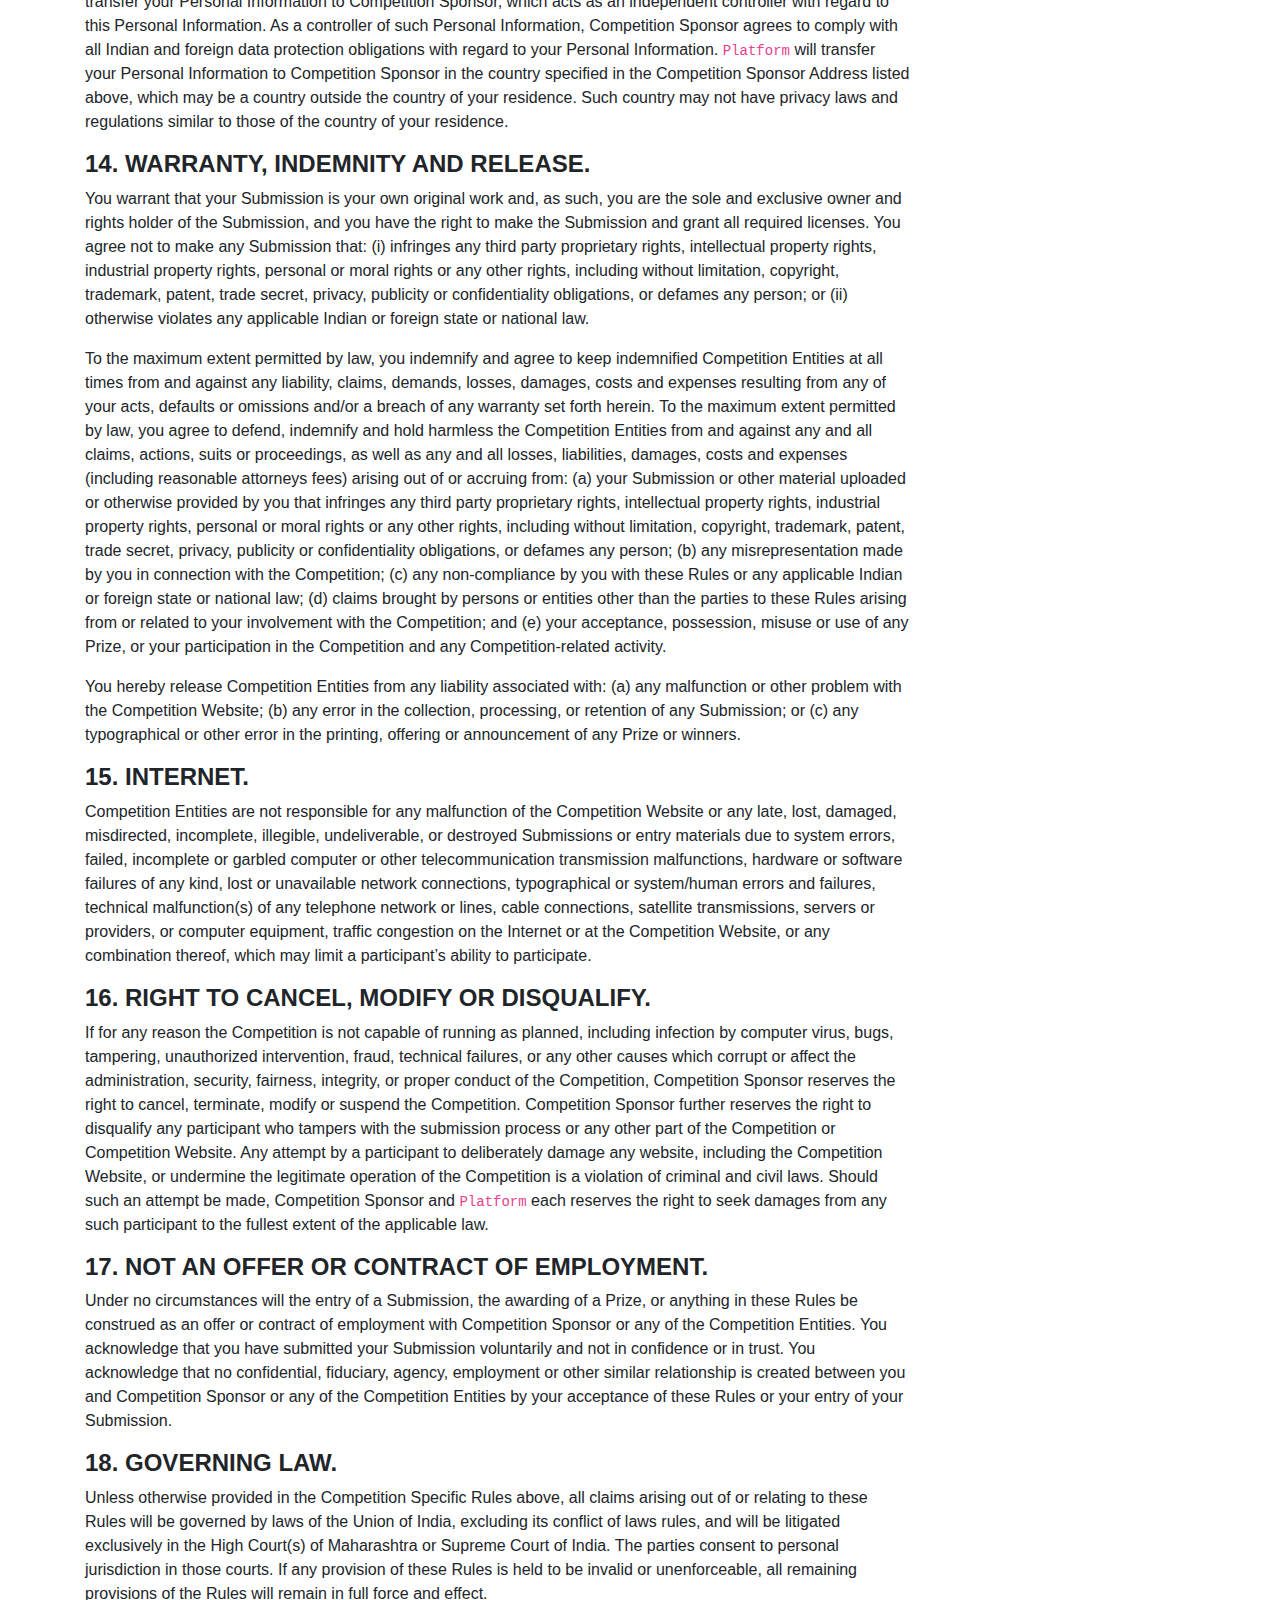
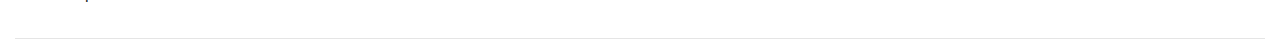
<file: Rules/index.html>
<!DOCTYPE html>
<html lang="en">
  <head>
      <meta charset="utf-8">
      <meta http-equiv="X-UA-Compatible" content="IE=edge">
      <meta name="viewport" content="width=device-width, initial-scale=1.0">
      
      
      
      <link rel="shortcut icon" href="../img/favicon.ico">
      <title>Rules - Water Pollution USV Open Challenge</title>
      <script src="../dist/bundle.js"></script>
    
  </head>

  <body class="">
    <nav class="navbar navbar-expand-md navbar-dark bg-dark navbar-fixed-top">
      <div class="container">
          <a class="navbar-brand" href="..">Water Pollution USV Open Challenge</a>
        <button class="navbar-toggler" type="button" data-toggle="collapse" data-target="#navbar-top" aria-controls="navbar-top" aria-expanded="false" aria-label="Toggle navigation">
          <span class="navbar-toggler-icon"></span>
        </button>

        <div id="navbar-top" class="collapse navbar-collapse">
              <nav class="nav">
                <ul class="navbar-nav">
                      <li >
                        <a class="nav-link" href="..">Home</a>
                      </li>
                      <li class="nav-item dropdown">
                        <a href="#" class="nav-link dropdown-toggle" data-toggle="dropdown" aria-haspopup="true" aria-expanded="false">
                          Phase 1 <b class="caret"></b>
                        </a>

                        <ul class="dropdown-menu">
                            
  <li>
    <a href="../phase1/" class="dropdown-item">About</a>
  </li>
                            
  <li>
    <a href="../phase1/evaluation-criteria/" class="dropdown-item">Evaluation Criteria</a>
  </li>
                        </ul>
                      </li>
                      <li class="nav-item dropdown">
                        <a href="#" class="nav-link dropdown-toggle" data-toggle="dropdown" aria-haspopup="true" aria-expanded="false">
                          Phase 2 <b class="caret"></b>
                        </a>

                        <ul class="dropdown-menu">
                            
  <li>
    <a href="../phase2/" class="dropdown-item">About</a>
  </li>
                            
  <li>
    <a href="../phase2/evaluation-criteria/" class="dropdown-item">Evaluation Criteria</a>
  </li>
                        </ul>
                      </li>
                      <li >
                        <a class="nav-link" href="../nomenclature/">Nomenclature</a>
                      </li>
                </ul>
              </nav>

          <ul class="navbar-nav flex-row ml-md-auto d-none d-md-flex">
          </ul>
        </div>
      </div>
    </nav><div id="content" class="container">
          
      <div class="row">
        <div class="col-md-9" role="main">


  <nav aria-label="breadcrumb">
    <ol class="breadcrumb">
      
      
        <li class="breadcrumb-item active" aria-current="page">
          Rules
        </li>
      
    </ol>
  </nav>


<h2 id="rules">Rules</h2>
<h3 id="one-account-per-participant">One account per participant</h3>
<p>You cannot sign up to the <code>Platform</code> from multiple accounts and therefore you cannot submit from multiple accounts.</p>
<h3 id="no-private-sharing-outside-teams">No private sharing outside teams</h3>
<p>Privately sharing code, design(s), other intellectual property or data outside of teams is not permitted. It's okay to share code if made available to all participants on the official Communication Channels for the competition.</p>
<h2 id="communication-channel">Communication channel</h2>
<p>For the USV Water Pollution Challenge, all official communication will be through email and Discord.</p>
<h3 id="team-mergers">Team Mergers</h3>
<p>Team mergers are allowed and can be performed by the team leader. In order to merge, the combined team must have a total submission count less than or equal to the maximum allowed as of the Team Merger Deadline. The maximum allowed is the number of submissions per day multiplied by the number of days the competition has been running.</p>
<h3 id="team-limits">Team Limits</h3>
<p>The maximum team size is 10.</p>
<h3 id="competition-specific-terms">COMPETITION-SPECIFIC TERMS</h3>
<p><strong>DATA ACCESS AND USE</strong>: Competition Use and Academic, Non-Commercial Use Only</p>
<ul>
<li>Due to the public nature of the data, this competition does not count towards <code>Platform</code> ranking points.</li>
<li>We ask that you respect the spirit of the competition and do not cheat.</li>
</ul>
<p>Competitions are open to residents of the India. Other local rules and regulations may apply to you, so please check your local laws to ensure that you are eligible to participate in skills-based competitions. The Competition Host reserves the right to forego or award alternative Prizes where needed to comply with local laws.</p>
<p><strong>ENTRY IN THIS COMPETITION CONSTITUTES YOUR ACCEPTANCE OF THESE OFFICIAL COMPETITION RULES.</strong></p>
<p>The Competition named above is a skills-based competition to promote and further the field of environmental science and engineering. You must register via the Competition Website to enter. Your competition submissions ("Submissions") must conform to the requirements stated on the Competition Website. Your Submissions will be scored based on the evaluation metric described on the Competition Website. Subject to compliance with the Competition Rules, Prizes, if any, will be awarded to participants with the best scores, based on the merits and performance of the products created and tested. See below for the complete Competition Rules.</p>
<h3 id="a-competition-specific-rules">A. COMPETITION-SPECIFIC RULES</h3>
<p>In addition to the provisions of the General Competition Rules below, you understand and agree to these Competition-Specific Rules required by the Competition Sponsor:</p>
<ol>
<li>Rule A</li>
<li>Rule B</li>
</ol>
<h3 id="b-general-competition-rules">B. GENERAL COMPETITION RULES</h3>
<h4 id="1-binding-agreement"><strong>1. BINDING AGREEMENT.</strong></h4>
<p>To enter the Competition, you must agree to these Official Competition Rules, which incorporate by reference the provisions and content of the Competition Website and any Specific Competition Rules above (collectively, the "Rules"). Please read these Rules carefully before entry to ensure you understand and agree. You further agree that submission of an entry in the Competition constitutes agreement to these Rules. You may not submit an entry to the Competition and are not eligible to receive the prizes associated with this Competition (“Prizes”) unless you agree to these Rules. These Rules form a binding legal agreement between you and the Competition Sponsor with respect to the Competition.</p>
<h4 id="2-eligibility"><strong>2. ELIGIBILITY.</strong></h4>
<p>See <a href="Eligibility.md">here</a>.</p>
<h4 id="3-sponsor-and-hosting-platform"><strong>3. SPONSOR AND HOSTING PLATFORM.</strong></h4>
<p><strong>--REWRITE--</strong></p>
<p>The Competition is sponsored by Competition Sponsor named above. The Competition is hosted on behalf of Competition Sponsor by <code>Platform</code> Inc. ("<code>Platform</code>"). <code>Platform</code> is an independent contractor of Competition Sponsor, and is not a party to this or any agreement between you and Competition Sponsor. You understand that <code>Platform</code> has no responsibility with respect to selecting the potential Competition winner(s) or awarding any Prizes. <code>Platform</code> will perform certain administrative functions relating to hosting the Competition, and you agree to abide by the provisions relating to <code>Platform</code> under these Rules. As a <code>Platform</code>.com account holder and user of the <code>Platform</code> competition platform, remember you have accepted and are subject to the <code>Platform</code> Terms of Service at <a href="http://www.Platform.com/terms">www.<code>Platform</code>.com/terms</a> in addition to these Rules.</p>
<h4 id="4-competition-period"><strong>4. COMPETITION PERIOD.</strong></h4>
<p>For the purposes of Prizes, the Competition will run from the Start Date and time to the Final Submission Deadline (such duration the “Competition Period”). The Competition Timeline is subject to change, and Competition Sponsor may introduce additional hurdle deadlines during the Competition Period. Any updated or additional deadlines will be publicized on the Competition Website. It is your responsibility to check the Competition Website regularly to stay informed of any deadline changes.</p>
<h4 id="5-competition-entry"><strong>5. COMPETITION ENTRY.</strong></h4>
<p>To enter the Competition, you must register on the Competition Website prior to the Entry Deadline, and follow the instructions for developing and entering your Submission through the Competition Website. Your Submissions must be made in the manner and format, and in compliance with all other requirements, stated on the Competition Website (the "Requirements"). Submissions must be received before any Submission deadlines stated on the Competition Website. Submissions not received by the stated deadlines will not be eligible to receive a Prize.</p>
<p>Submissions are void if they are in whole or part illegible, incomplete, damaged, altered, counterfeit, obtained through fraud, or late. Competition Sponsor reserves the right to disqualify any entrant who does not follow these Rules, including making a Submission that does not meet the Requirements. </p>
<h4 id="6-individuals-and-teams"><strong>6. INDIVIDUALS AND TEAMS.</strong></h4>
<p>A. <em>Individual Account</em>. You will be disqualified if you join teams through more than one <code>Platform</code> account, or attempt to falsify an account to act as your proxy.</p>
<p>B. <em>Teams</em>. Multiple individuals may collaborate as a team (a "Team"); however, you may join or form only one Team. Each Team member must be a single individual with a separate <code>Platform</code> account. You must register individually for the Competition before joining a Team. You must confirm your Team membership to make it official by responding to the Team notification message sent to your <code>Platform</code> account. Team membership may not exceed the Maximum Team Size stated on the Competition Website.</p>
<p>C. <em>Team Merger</em>. Teams may request to merge via the Competition Website. Team mergers may be allowed provided that: (i) the combined Team does not exceed the Maximum Team Size; (ii) the number of Submissions made by the merging Teams does not exceed the number of Submissions permissible for one Team at the date of the merger request; (iii) the merger is completed before the earlier of: any merger deadline or the Competition deadline; and (iv) the proposed combined Team otherwise meets all the requirements of these Rules. </p>
<h4 id="7-competition-data"><strong>7. COMPETITION DATA.</strong></h4>
<p><strong>--REWRITE--</strong></p>
<p>"Competition Data" means the data or datasets available from the Competition Website for the purpose of use in the Competition, including any prototype or executable code provided on the Competition Website. The Competition Data will contain private and public test sets. Which data belongs to which set will not be made available to participants. </p>
<p>A. <em>Data Access and Use</em>. You may access and use the Competition Data for non-commercial purposes only, including for participating in the Competition and on <code>Platform</code>.com forums, and for academic research and education. The Competition Sponsor reserves the right to disqualify any participant who uses the Competition Data other than as permitted by the Competition Website and these Rules.</p>
<p>B. <em>Data Security</em>. You agree to use reasonable and suitable measures to prevent persons who have not formally agreed to these Rules from gaining access to the Competition Data. You agree not to transmit, duplicate, publish, redistribute or otherwise provide or make available the Competition Data to any party not participating in the Competition. You agree to notify <code>Platform</code> immediately upon learning of any possible unauthorized transmission of or unauthorized access to the Competition Data and agree to work with <code>Platform</code> to rectify any unauthorized transmission or access.</p>
<p>C. <em>External Data</em>. You may use data other than the Competition Data (“External Data”) to develop and test your Submissions. However, you will ensure the External Data is publicly available and equally accessible to use by all participants of the Competition for purposes of the competition at no cost to the other participants. The ability to use External Data under this Section 7.C (External Data) does not limit your other obligations under these Competition Rules, including but not limited to Section 11 (Winners Obligations). </p>
<h4 id="8-submission-requirements">**8. SUBMISSION REQUIREMENTS</h4>
<h5 id="hardware-design">Hardware Design</h5>
<h5 id="performance-reports">Performance Reports</h5>
<h5 id="code">Code</h5>
<p>A. <em>Private Code Sharing</em>. You are not allowed to privately share source or executable code developed in connection with or based upon the Competition Data or other source or executable code relevant to the Competition (“Competition Code”). This prohibition includes sharing Competition Code between separate Teams, unless a Team merger occurs. Any such sharing of Competition Code is a breach of these Competition Rules and may result in disqualification.</p>
<p>B. <em>Public Code Sharing</em>. You are permitted to publicly share Competition Code, provided that such public sharing does not violate the intellectual property rights of any third party. If you do choose to share Competition Code or other such code, you are required to share it via the official communication channel(s) or notebooks associated specifically with the Competition for the benefit of all competitors. By so sharing, you are deemed to have licensed the shared code under an Open Source Initiative-approved license (see <a href="http://www.opensource.org/">www.opensource.org</a>) that in no event limits commercial use of such Competition Code or model containing or depending on such Competition Code.</p>
<p>C. <em>Use of Open Source</em>. Unless otherwise stated in the Specific Competition Rules above, if open source code is used in the model to generate the Submission, then you must only use open source code licensed under an Open Source Initiative-approved license (see <a href="http://www.opensource.org/">www.opensource.org</a>) that in no event limits commercial use of such code or model containing or depending on such code.</p>
<h4 id="9-determining-leaderboard"><strong>9. DETERMINING LEADERBOARD.</strong></h4>
<p>Each Submission will be scored and ranked by the evaluation metric stated on the Competition Website. During the Competition Period, the current ranking will be visible on the Competition Website's public leaderboard. The public leaderboard will be based on the public test set and the private leaderboard will be based on the private test set.</p>
<p>In the event of a tie, the Submission that was entered first to the Competition will be ranked higher.</p>
<h4 id="10-disqualification"><strong>10. DISQUALIFICATION.</strong></h4>
<p>Competition Sponsor reserves the right to disqualify any participant from the Competition if the Competition Sponsor reasonably believes that the participant has attempted to undermine the legitimate operation of the Competition by cheating, deception, or other unfair playing practices or abuses, threatens or harasses any other participants, Competition Sponsor or <code>Platform</code>.</p>
<p>A disqualified participant may be removed from the Competition leaderboard, at <code>Platform</code>'s sole discretion.</p>
<p>The competition has no specified end date, and therefore there is no final leaderboard. In the event the sponsor chooses to conclude the competition, the final leaderboard list will be publicly displayed at <code>Platform</code>. Determinations of Competition Sponsor are final and binding.</p>
<h4 id="11-general-conditions"><strong>11. GENERAL CONDITIONS.</strong></h4>
<p>All national, state, provincial and local laws and regulations apply. </p>
<h4 id="12-publicity"><strong>12. PUBLICITY.</strong></h4>
<p>You agree that Competition Sponsor, <code>Platform</code> and its affiliates may use your name and likeness for advertising and promotional purposes without additional compensation, unless prohibited by law.</p>
<h4 id="13-privacy"><strong>13. PRIVACY.</strong></h4>
<p>You acknowledge and agree that Competition Sponsor and <code>Platform</code> may collect, store, share and otherwise use personally identifiable information provided by you during the <code>Platform</code> account registration process and the Competition, including but not limited to, name, mailing address, phone number, and email address (“Personal Information”). <code>Platform</code> acts as an independent controller with regard to its collection, storage, sharing, and other use of this Personal Information, and will use this Personal Information in accordance with its Privacy Policy &lt;<a href="http://www.Platform.com/privacy">www.<code>Platform</code>.com/privacy</a>&gt;, including for administering the Competition. As a <code>Platform</code>.com account holder, you have the right to request access to, review, rectification, portability or deletion of any personal data held by <code>Platform</code> about you by logging into your account and/or contacting <code>Platform</code> Support at &lt;<a href="http://www.Platform.com/contact">www.<code>Platform</code>.com/contact</a>&gt;.</p>
<p>As part of Competition Sponsor performing this contract between you and the Competition Sponsor, <code>Platform</code> will transfer your Personal Information to Competition Sponsor, which acts as an independent controller with regard to this Personal Information. As a controller of such Personal Information, Competition Sponsor agrees to comply with all Indian and foreign data protection obligations with regard to your Personal Information. <code>Platform</code> will transfer your Personal Information to Competition Sponsor in the country specified in the Competition Sponsor Address listed above, which may be a country outside the country of your residence. Such country may not have privacy laws and regulations similar to those of the country of your residence.</p>
<h4 id="14-warranty-indemnity-and-release"><strong>14. WARRANTY, INDEMNITY AND RELEASE.</strong></h4>
<p>You warrant that your Submission is your own original work and, as such, you are the sole and exclusive owner and rights holder of the Submission, and you have the right to make the Submission and grant all required licenses. You agree not to make any Submission that: (i) infringes any third party proprietary rights, intellectual property rights, industrial property rights, personal or moral rights or any other rights, including without limitation, copyright, trademark, patent, trade secret, privacy, publicity or confidentiality obligations, or defames any person; or (ii) otherwise violates any applicable Indian or foreign state or national law.</p>
<p>To the maximum extent permitted by law, you indemnify and agree to keep indemnified Competition Entities at all times from and against any liability, claims, demands, losses, damages, costs and expenses resulting from any of your acts, defaults or omissions and/or a breach of any warranty set forth herein. To the maximum extent permitted by law, you agree to defend, indemnify and hold harmless the Competition Entities from and against any and all claims, actions, suits or proceedings, as well as any and all losses, liabilities, damages, costs and expenses (including reasonable attorneys fees) arising out of or accruing from: (a) your Submission or other material uploaded or otherwise provided by you that infringes any third party proprietary rights, intellectual property rights, industrial property rights, personal or moral rights or any other rights, including without limitation, copyright, trademark, patent, trade secret, privacy, publicity or confidentiality obligations, or defames any person; (b) any misrepresentation made by you in connection with the Competition; (c) any non-compliance by you with these Rules or any applicable Indian or foreign state or national law; (d) claims brought by persons or entities other than the parties to these Rules arising from or related to your involvement with the Competition; and (e) your acceptance, possession, misuse or use of any Prize, or your participation in the Competition and any Competition-related activity.</p>
<p>You hereby release Competition Entities from any liability associated with: (a) any malfunction or other problem with the Competition Website; (b) any error in the collection, processing, or retention of any Submission; or (c) any typographical or other error in the printing, offering or announcement of any Prize or winners.</p>
<h4 id="15-internet"><strong>15. INTERNET.</strong></h4>
<p>Competition Entities are not responsible for any malfunction of the Competition Website or any late, lost, damaged, misdirected, incomplete, illegible, undeliverable, or destroyed Submissions or entry materials due to system errors, failed, incomplete or garbled computer or other telecommunication transmission malfunctions, hardware or software failures of any kind, lost or unavailable network connections, typographical or system/human errors and failures, technical malfunction(s) of any telephone network or lines, cable connections, satellite transmissions, servers or providers, or computer equipment, traffic congestion on the Internet or at the Competition Website, or any combination thereof, which may limit a participant’s ability to participate.</p>
<h4 id="16-right-to-cancel-modify-or-disqualify"><strong>16. RIGHT TO CANCEL, MODIFY OR DISQUALIFY.</strong></h4>
<p>If for any reason the Competition is not capable of running as planned, including infection by computer virus, bugs, tampering, unauthorized intervention, fraud, technical failures, or any other causes which corrupt or affect the administration, security, fairness, integrity, or proper conduct of the Competition, Competition Sponsor reserves the right to cancel, terminate, modify or suspend the Competition. Competition Sponsor further reserves the right to disqualify any participant who tampers with the submission process or any other part of the Competition or Competition Website. Any attempt by a participant to deliberately damage any website, including the Competition Website, or undermine the legitimate operation of the Competition is a violation of criminal and civil laws. Should such an attempt be made, Competition Sponsor and <code>Platform</code> each reserves the right to seek damages from any such participant to the fullest extent of the applicable law.</p>
<h4 id="17-not-an-offer-or-contract-of-employment"><strong>17. NOT AN OFFER OR CONTRACT OF EMPLOYMENT.</strong></h4>
<p>Under no circumstances will the entry of a Submission, the awarding of a Prize, or anything in these Rules be construed as an offer or contract of employment with Competition Sponsor or any of the Competition Entities. You acknowledge that you have submitted your Submission voluntarily and not in confidence or in trust. You acknowledge that no confidential, fiduciary, agency, employment or other similar relationship is created between you and Competition Sponsor or any of the Competition Entities by your acceptance of these Rules or your entry of your Submission.</p>
<h4 id="18-governing-law"><strong>18. GOVERNING LAW.</strong></h4>
<p>Unless otherwise provided in the Competition Specific Rules above, all claims arising out of or relating to these Rules will be governed by laws of the Union of India, excluding its conflict of laws rules, and will be litigated exclusively in the High Court(s) of Maharashtra or Supreme Court of India. The parties consent to personal jurisdiction in those courts. If any provision of these Rules is held to be invalid or unenforceable, all remaining provisions of the Rules will remain in full force and effect.</p></div>
        <div class="col-md-3"><div class="navbar-light navbar-expand-md hidden-print sticky-top sticky-offset" role="complementary">
  <div class="navbar-header">
    <button type="button" class="navbar-toggler collapsed" data-toggle="collapse" data-target="#toc-collapse" title="Table of Contents">
      <span class="fa fa-angle-down"></span>
    </button>
  </div>

  <div id="toc-collapse" class="navbar-collapse collapse card">
    <ul class="nav flex-column bs-sidenav">
        <li class="nav-item main"><a class="nav-link" href="#rules">Rules</a></li>
          <li class="nav-item">
            <a href="#one-account-per-participant" class="nav-link">One account per participant</a>
          </li>
          <li class="nav-item">
            <a href="#no-private-sharing-outside-teams" class="nav-link">No private sharing outside teams</a>
          </li>
        <li class="nav-item main"><a class="nav-link" href="#communication-channel">Communication channel</a></li>
          <li class="nav-item">
            <a href="#team-mergers" class="nav-link">Team Mergers</a>
          </li>
          <li class="nav-item">
            <a href="#team-limits" class="nav-link">Team Limits</a>
          </li>
          <li class="nav-item">
            <a href="#competition-specific-terms" class="nav-link">COMPETITION-SPECIFIC TERMS</a>
          </li>
          <li class="nav-item">
            <a href="#a-competition-specific-rules" class="nav-link">A. COMPETITION-SPECIFIC RULES</a>
          </li>
          <li class="nav-item">
            <a href="#b-general-competition-rules" class="nav-link">B. GENERAL COMPETITION RULES</a>
          </li>
    </ul>
  </div>
</div></div>
      </div>
        </div>

    <footer class="col-md-12">
      <hr>
      <div class="container">
      </div>
    </footer>
      <script>
        var base_url = "..";
      </script>

    
  </body>
</html>
</file>
